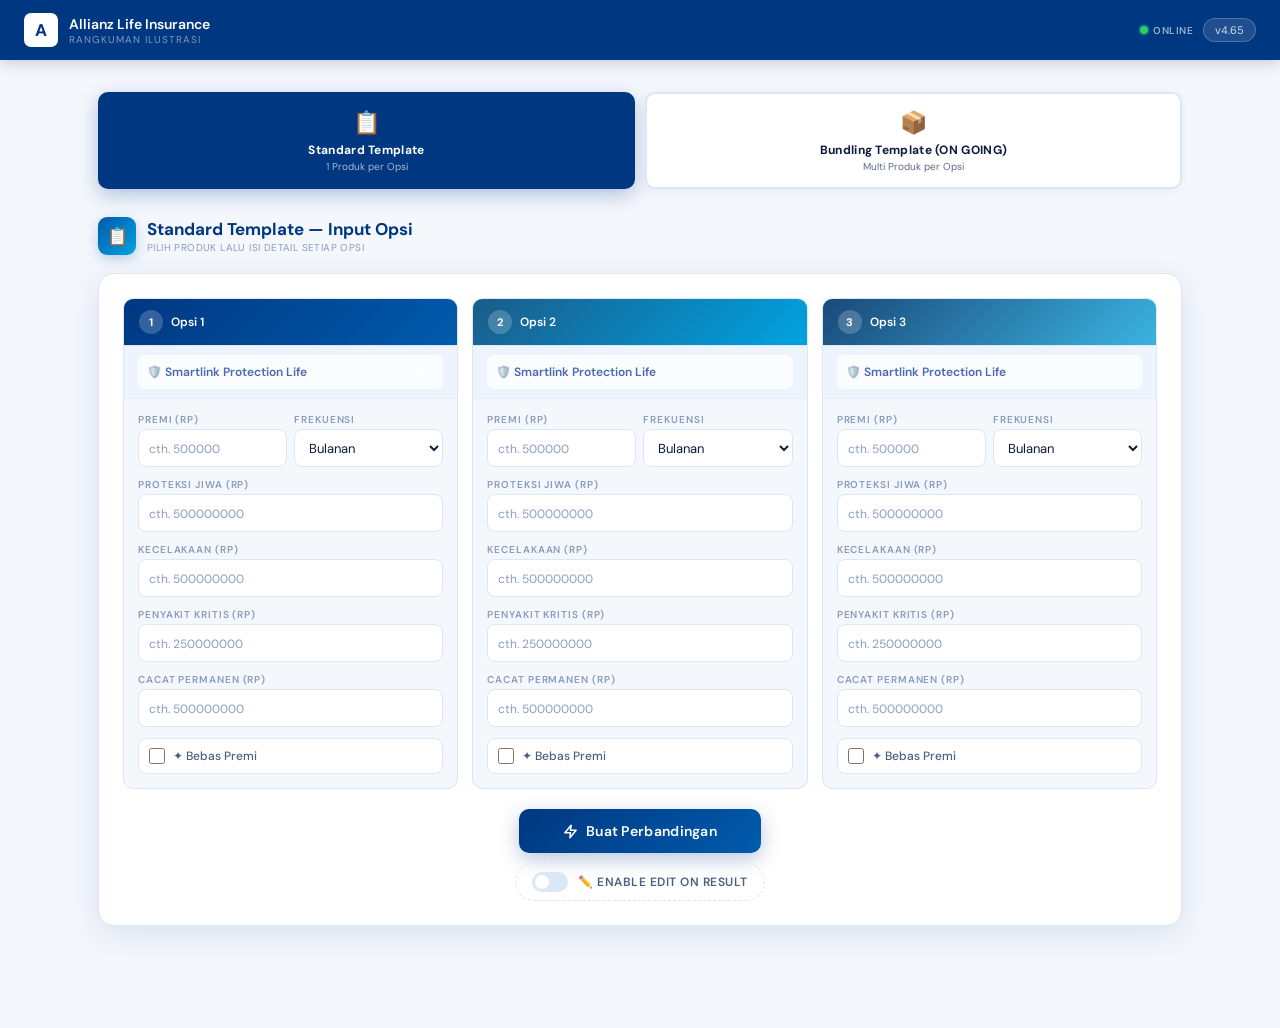
<file: index.html>
<!DOCTYPE html>
<html lang="id">

<head>
  <meta charset="UTF-8" />
  <meta name="viewport" content="width=device-width, initial-scale=1.0" />
  <meta name="apple-mobile-web-app-capable" content="yes" />
  <meta name="apple-mobile-web-app-status-bar-style" content="black-translucent" />
  <meta name="apple-mobile-web-app-title" content="Venterprise APP" />
  <meta name="theme-color" content="#003781" />
  <meta http-equiv="Cache-Control" content="no-cache, no-store, must-revalidate" />
  <meta http-equiv="Pragma" content="no-cache" />
  <meta http-equiv="Expires" content="0" />

  <!-- PWA -->
  <link rel="manifest" href="./manifest.json" />
  <link rel="apple-touch-icon" sizes="1024x1024" href="./icon-1024x1024.png" />

  <title>Proposal Tool</title>
  <link rel="stylesheet" href="style.css?v=4.65" />
</head>

<body>

  <!-- ═══ TOP BAR ═══ -->
  <nav class="topbar">
    <div class="tl">
      <div class="lbox">A</div>
      <div>
        <div class="ttl">Allianz Life Insurance</div>
        <div class="tsub">Rangkuman Ilustrasi</div>
      </div>
    </div>

    <div class="topbar-right">
      <!-- Online / Offline dot — sits next to patch badge -->
      <div class="net-status" title="Status koneksi">
        <span class="net-dot online" id="net-dot"></span>
        <span class="net-lbl" id="net-lbl">Online</span>
      </div>

      <div class="tbadge" id="version-badge" onclick="checkUpdate()">
        Memuat versi...
      </div>
    </div>
  </nav>

  <div class="page">

    <!-- ═══ TEMPLATE TABS ═══ -->
    <div class="prod-tabs">
      <div class="ptab active" onclick="switchTemplate('std',this)">
        <div class="ptab-ico">📋</div>
        <div class="ptab-lbl">Standard Template</div>
        <div class="ptab-sub">1 Produk per Opsi</div>
      </div>
      <div class="ptab" onclick="switchTemplate('bun',this)">
        <div class="ptab-ico">📦</div>
        <div class="ptab-lbl">Bundling Template (ON GOING)</div>
        <div class="ptab-sub">Multi Produk per Opsi</div>
      </div>
    </div>

    <!-- ══════════════════════════════════════════ -->
    <!-- PANEL: STANDARD TEMPLATE                   -->
    <!-- ══════════════════════════════════════════ -->
    <div class="prod-panel active" id="panel-std">
      <div class="input-section">
        <div class="sec-hd">
          <div class="sec-ico">📋</div>
          <div class="sec-lbl">Standard Template — Input Opsi
            <small>PILIH PRODUK LALU ISI DETAIL SETIAP OPSI</small>
          </div>
        </div>
        <div class="card">
          <div class="opts-grid" id="std-opts-grid"></div>

          <!-- Template for standard option (cloned via JS) -->
          <template id="std-opt-template">
            <div class="opt-col">
              <div class="opt-hd">
                <div class="opt-num"></div>
                <div class="opt-title"></div>
              </div>
              <div class="prod-sel-wrap">
                <select class="prod-sel"></select>
              </div>
              <div class="opt-fields"></div>
            </div>
          </template>
          <div class="btn-row">
            <button class="btn-gen" onclick="generateStd()">
              <svg width="15" height="15" viewBox="0 0 24 24" fill="none" stroke="currentColor" stroke-width="2.5"
                stroke-linecap="round" stroke-linejoin="round">
                <polyline points="13 2 3 14 12 14 11 22 21 10 12 10 13 2"></polyline>
              </svg>
              Buat Perbandingan
            </button>
          </div>
          <div class="edit-toggle-row">
            <label class="edit-toggle-label" id="std-edit-toggle-wrap">
              <input type="checkbox" id="std-edit-toggle" onchange="toggleResultEditable('std', this.checked)"/>
              <span class="edit-toggle-track"><span class="edit-toggle-thumb"></span></span>
              <span class="edit-toggle-txt">✏️ ENABLE EDIT ON RESULT</span>
            </label>
          </div>
        </div>
      </div>

      <div class="divider" id="std-divider"></div>
      <div class="result-area" id="std-result">
        <div class="sec-hd fade">
          <div class="sec-ico">📊</div>
          <div class="sec-lbl">Hasil Perbandingan<small>SIAP SCREENSHOT ATAU CETAK</small></div>
        </div>
        <div class="res-card fade d1">
          <div class="res-hd">
            <div class="res-logo-row">
              <div class="res-logo-box">A</div>
              <div class="res-logo-txt">Allianz — Proposal Perbandingan</div>
            </div>
            <div class="res-title" id="std-res-title">Perbandingan Proteksi</div>
            <div class="res-sub" id="std-res-sub">—</div>
          </div>
          <div class="vpills fade d2" id="std-vpills"></div>
          <div class="tbl-wrap fade d3">
            <table class="ctbl">
              <thead>
                <tr id="std-thead">
                  <th>Manfaat</th>
                  <th>Opsi 1</th>
                  <th>Opsi 2</th>
                  <th>Opsi 3</th>
                </tr>
              </thead>
              <tbody id="std-tbody"></tbody>
            </table>
          </div>
          <div class="res-ft">
            <div class="ft-disc">Perbandingan ini disiapkan oleh agen Allianz Anda. Detail manfaat mengacu pada
              kontrak polis yang berlaku.</div>
            <div class="ft-date" id="std-ft-date">—</div>
          </div>
        </div>
        <div class="act-btns">
          <button class="btn-act btn-reset" onclick="resetResult('std')">↩ Edit</button>
          <button class="btn-act btn-print" onclick="window.print()">🖨️ Cetak</button>
          <button class="btn-act btn-pdf" onclick="unduhPDF('Standard')">📄 Unduh PDF</button>
        </div>
      </div>
    </div>

    <div class="prod-panel" id="panel-bunSOON">ON-GOING</div>

    <!-- ══════════════════════════════════════════ -->
    <!-- PANEL: BUNDLING TEMPLATE                   -->
    <!-- ══════════════════════════════════════════ -->
    <div class="prod-panel" id="panel-bun">
      <div class="input-section">
        <div class="sec-hd">
          <div class="sec-ico">📦</div>
          <div class="sec-lbl">Bundling Template — Input Opsi
            <small>TIAP OPSI BISA GABUNG LEBIH DARI 1 PRODUK</small>
          </div>
        </div>
        <div class="card">
          <div class="opts-grid" id="bun-grid"></div>
          <div class="btn-row">
            <button class="btn-gen" onclick="generateBun()">
              <svg width="15" height="15" viewBox="0 0 24 24" fill="none" stroke="currentColor" stroke-width="2.5"
                stroke-linecap="round" stroke-linejoin="round">
                <polyline points="13 2 3 14 12 14 11 22 21 10 12 10 13 2"></polyline>
              </svg>
              Buat Perbandingan
            </button>
          </div>
        </div>
      </div>

      <div class="divider" id="bun-divider"></div>
      <div class="result-area" id="bun-result">
        <div class="sec-hd fade">
          <div class="sec-ico">📊</div>
          <div class="sec-lbl">Hasil Bundling<small>SIAP SCREENSHOT ATAU CETAK</small></div>
        </div>
        <div class="res-card fade d1">
          <div class="res-hd" style="background:linear-gradient(135deg,#1a2a4a 0%,#003781 55%,#C9A84C 100%)">
            <div class="res-logo-row">
              <div class="res-logo-box">A</div>
              <div class="res-logo-txt">Allianz — Paket Bundling</div>
            </div>
            <div class="res-title">Perbandingan Paket<br>Proteksi Kombinasi</div>
            <div class="res-sub" id="bun-res-sub">—</div>
          </div>
          <div class="vpills fade d2">
            <div class="vpill">
              <div class="vpill-ico">📦</div>
              <div>
                <div class="vpill-lbl">Perlindungan Lengkap</div>
                <div class="vpill-txt">Multi produk dalam 1 paket, semua risiko hidup tertanggung.</div>
              </div>
            </div>
            <div class="vpill">
              <div class="vpill-ico">💡</div>
              <div>
                <div class="vpill-lbl">Nilai Lebih Efisien</div>
                <div class="vpill-txt">Bundling memberikan manfaat lebih dengan investasi yang terencana.</div>
              </div>
            </div>
            <div class="vpill">
              <div class="vpill-ico">🤝</div>
              <div>
                <div class="vpill-lbl">Fleksibel</div>
                <div class="vpill-txt">Pilih kombinasi sesuai kebutuhan dan kemampuan finansial.</div>
              </div>
            </div>
          </div>
          <div class="tbl-wrap fade d3">
            <label class="merge-bar">
              <input type="checkbox" id="bun-merge" onchange="rerenderBunTable()" />
              <span class="merge-bar-lbl">⚡ Enable Merge — Gabungkan manfaat sejenis antar produk dalam 1 opsi</span>
              <span class="merge-bar-sub">Nonaktif = pisah baris per produk</span>
            </label>
            <table class="ctbl">
              <thead>
                <tr id="bun-thead">
                  <th>Manfaat</th>
                </tr>
              </thead>
              <tbody id="bun-tbody"></tbody>
            </table>
          </div>
          <div class="res-ft">
            <div class="ft-disc">Perbandingan ini disiapkan oleh agen Allianz Anda. Detail manfaat mengacu pada
              kontrak polis yang berlaku.</div>
            <div class="ft-date" id="bun-ft-date">—</div>
          </div>
        </div>
        <div class="act-btns">
          <button class="btn-act btn-reset" onclick="resetResult('bun')">↩ Edit</button>
          <button class="btn-act btn-print" onclick="window.print()">🖨️ Cetak</button>
          <button class="btn-act btn-pdf" onclick="unduhPDF('Bundling')">📄 Unduh PDF</button>
        </div>
      </div>
    </div>

  </div><!-- /page -->

  <!-- ═══ SCRIPTS (load order matters) ═══ -->
  <script src="./js/utils.js?v=4.65"></script>
  <script src="./js/ui.js?v=4.65"></script>
  <script src="./js/fields.js?v=4.65"></script>
  <script src="./js/data.js?v=4.65"></script>
  <script src="./js/template-std.js"></script>
  <script src="./js/template-bun.js"></script>
  <script src="./js/pwa.js"></script>
  <script src="./js/app.js"></script>

</body>

</html>
</file>
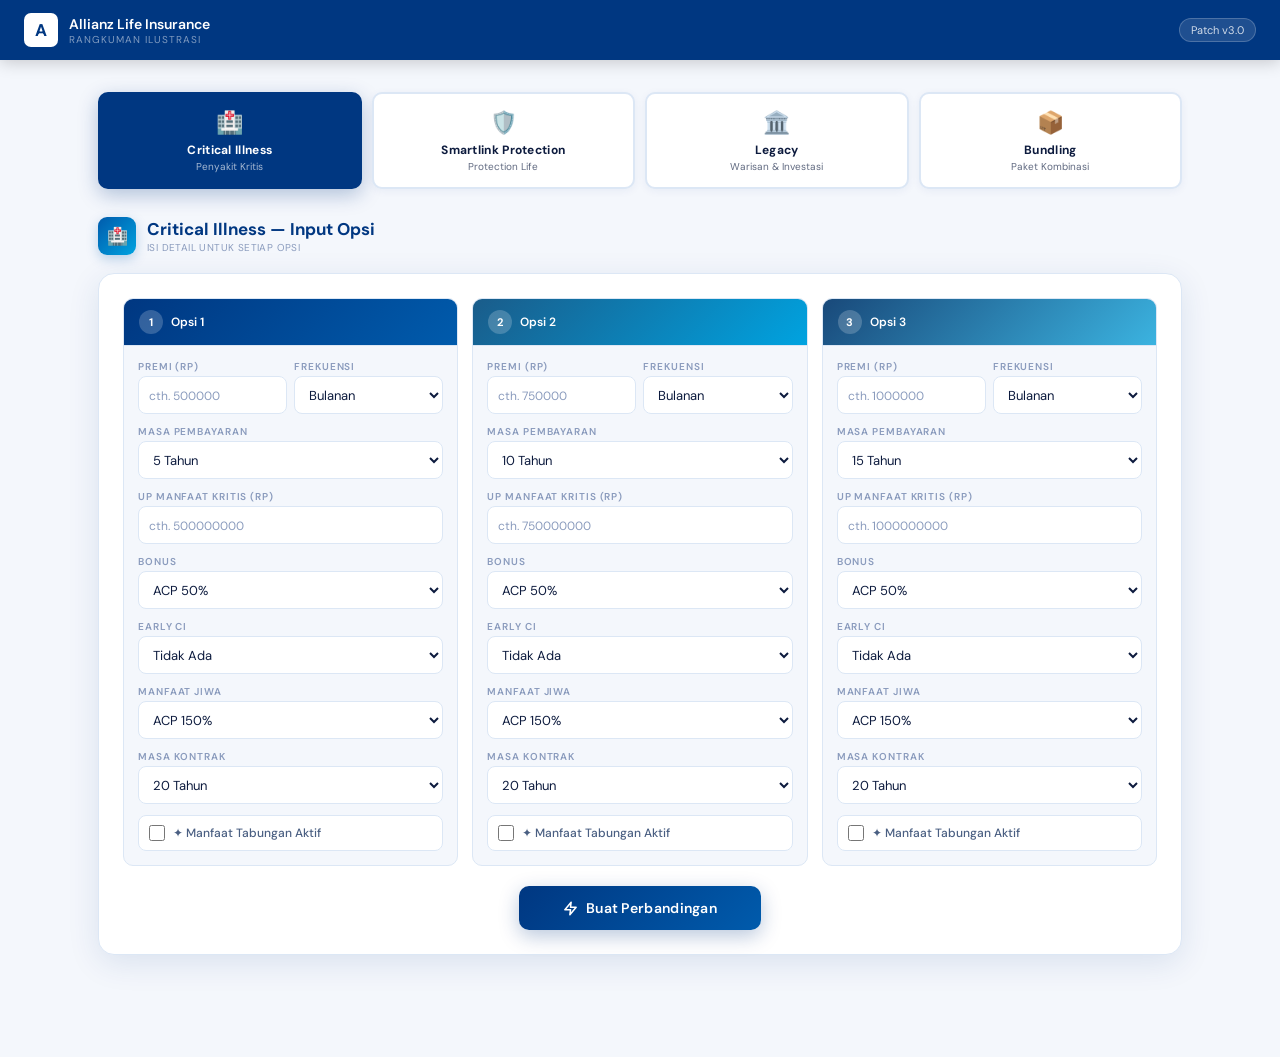
<file: comparison-tab.html>
<!DOCTYPE html>
<html lang="id">
<head>
<meta charset="UTF-8"/>
<link rel="apple-touch-icon" sizes="1024x1024" href="./icon-1024x1024.png">
<link rel="manifest" href="./manifest.json">
<meta name="viewport" content="width=device-width, initial-scale=1.0"/>
<meta name="apple-mobile-web-app-capable" content="yes"/>
<meta name="apple-mobile-web-app-status-bar-style" content="black-translucent"/>
<meta name="apple-mobile-web-app-title" content="Illustration Template VAPP"/>
<title>Proposal Tool</title>
<style>
@import url('https://fonts.googleapis.com/css2?family=DM+Sans:wght@300;400;500;600;700&display=swap');
:root{
  --blue:#003781;--blue-mid:#005BAC;--accent:#00A3E0;--blue-sky:#E8F1FB;
  --green:#1A9E6B;--green-bg:#DCFAED;--red:#D0021B;
  --gold:#C9A84C;--gold-bg:#FDF6E3;
  --bg:#F4F7FC;--card:#fff;--border:#DCE7F5;
  --text:#0D1B3E;--text2:#4A5F82;--text3:#8A9BBD;
  --sh:0 8px 32px rgba(0,55,129,.11);--sh-lg:0 20px 60px rgba(0,55,129,.15);
  --r:16px;--rsm:10px;
}
*,*::before,*::after{box-sizing:border-box;margin:0;padding:0}
body{font-family:'DM Sans',sans-serif;background:var(--bg);color:var(--text);min-height:100vh}

/* ── TOPBAR ── */
.topbar{background:var(--blue);height:60px;display:flex;align-items:center;justify-content:space-between;padding:0 24px;position:sticky;top:0;z-index:200;box-shadow:0 2px 16px rgba(0,0,0,.2)}
.tl{display:flex;align-items:center;gap:11px}
.lbox{width:34px;height:34px;background:#fff;border-radius:7px;display:flex;align-items:center;justify-content:center;font-size:17px;font-weight:700;color:var(--blue)}
.ttl{font-size:14px;font-weight:600;color:#fff}
.tsub{font-size:10px;color:rgba(255,255,255,.5);letter-spacing:1px;text-transform:uppercase}
.tbadge{background:rgba(255,255,255,.12);border:1px solid rgba(255,255,255,.2);color:rgba(255,255,255,.8);font-size:11px;padding:4px 11px;border-radius:20px}

/* ── PAGE ── */
.page{max-width:1120px;margin:0 auto;padding:32px 18px 80px}

/* ── PRODUCT TABS ── */
.prod-tabs{display:flex;gap:10px;margin-bottom:28px;flex-wrap:wrap}
.ptab{flex:1;min-width:120px;padding:14px 10px;border:2px solid var(--border);border-radius:var(--rsm);background:#fff;cursor:pointer;text-align:center;transition:all .18s;box-shadow:0 2px 8px rgba(0,55,129,.06)}
.ptab:hover{border-color:var(--blue-mid);transform:translateY(-1px)}
.ptab.active{border-color:var(--blue);background:var(--blue);color:#fff;box-shadow:0 6px 20px rgba(0,55,129,.28)}
.ptab-ico{font-size:22px;margin-bottom:5px}
.ptab-lbl{font-size:12px;font-weight:700;letter-spacing:.3px}
.ptab-sub{font-size:10px;opacity:.65;margin-top:2px}

/* ── SECTION HEADER ── */
.sec-hd{display:flex;align-items:center;gap:11px;margin-bottom:18px}
.sec-ico{width:38px;height:38px;border-radius:9px;background:linear-gradient(135deg,var(--blue-mid),var(--accent));display:flex;align-items:center;justify-content:center;font-size:17px;box-shadow:0 4px 12px rgba(0,91,172,.25)}
.sec-lbl{font-size:17px;font-weight:700;color:var(--blue)}
.sec-lbl small{display:block;font-size:10px;font-weight:400;color:var(--text3);letter-spacing:.4px;margin-top:1px}

/* ── CARD ── */
.card{background:#fff;border-radius:var(--r);box-shadow:var(--sh);border:1px solid var(--border);padding:24px;margin-bottom:22px}

/* ── OPTS GRID ── */
.opts-grid{display:grid;grid-template-columns:repeat(3,1fr);gap:14px}
.opt-col{background:var(--bg);border-radius:var(--rsm);border:1.5px solid var(--border);overflow:hidden;transition:border-color .18s,box-shadow .18s}
.opt-col:hover{border-color:var(--blue-mid);box-shadow:0 2px 10px rgba(0,55,129,.1)}
.opt-hd{padding:11px 15px;display:flex;align-items:center;gap:8px;border-bottom:1px solid var(--border)}
.opt-hd.c1{background:linear-gradient(135deg,var(--blue),var(--blue-mid))}
.opt-hd.c2{background:linear-gradient(135deg,#1a5c8a,var(--accent))}
.opt-hd.c3{background:linear-gradient(135deg,#19497a,#3bb3e0)}
.opt-num{width:24px;height:24px;border-radius:50%;background:rgba(255,255,255,.2);display:flex;align-items:center;justify-content:center;font-size:11px;font-weight:700;color:#fff}
.opt-title{font-size:12px;font-weight:600;color:#fff}
.opt-fields{padding:14px;display:flex;flex-direction:column;gap:11px}

/* ── FIELD ── */
.fld label{display:block;font-size:10px;font-weight:600;letter-spacing:.9px;text-transform:uppercase;color:var(--text3);margin-bottom:3px}
.fld input,.fld select{width:100%;height:38px;border:1.5px solid var(--border);border-radius:8px;padding:0 10px;font-family:'DM Sans',sans-serif;font-size:13px;color:var(--text);background:#fff;outline:none;transition:border-color .16s,box-shadow .16s}
.fld input:focus,.fld select:focus{border-color:var(--blue-mid);box-shadow:0 0 0 3px rgba(0,91,172,.08)}
.fld input::placeholder{color:var(--text3);font-size:12px}
.fld-row{display:grid;grid-template-columns:1fr 1fr;gap:7px}

/* ── CHECKBOX FIELD ── */
.chk-fld{display:flex;align-items:center;gap:8px;cursor:pointer;padding:9px 10px;border:1.5px solid var(--border);border-radius:8px;background:#fff;transition:border-color .16s,background .16s}
.chk-fld:hover{border-color:var(--blue-mid)}
.chk-fld.checked{border-color:var(--green);background:var(--green-bg)}
.chk-fld input[type=checkbox]{width:16px;height:16px;accent-color:var(--green);cursor:pointer;flex-shrink:0}
.chk-fld span{font-size:12px;font-weight:500;color:var(--text2)}

/* ── BTN ── */
.btn-row{display:flex;justify-content:center;margin-top:20px}
.btn-gen{background:linear-gradient(135deg,var(--blue),var(--blue-mid));color:#fff;border:none;border-radius:var(--rsm);padding:13px 44px;font-family:'DM Sans',sans-serif;font-size:14px;font-weight:600;cursor:pointer;letter-spacing:.3px;display:flex;align-items:center;gap:8px;box-shadow:0 6px 20px rgba(0,55,129,.28);transition:transform .14s,box-shadow .14s}
.btn-gen:hover{transform:translateY(-2px);box-shadow:0 10px 28px rgba(0,55,129,.36)}

/* ── PANEL VISIBILITY ── */
.prod-panel{display:none}
.prod-panel.active{display:block}

/* ── DIVIDER ── */
.divider{height:2px;background:linear-gradient(to right,transparent,var(--border),transparent);margin:32px 0;display:none}

/* ── RESULT ── */
.result-area{display:none}
.result-area.on{display:block}
.res-card{background:#fff;border-radius:20px;box-shadow:var(--sh-lg);border:1px solid var(--border);overflow:hidden}

/* Result header */
.res-hd{background:linear-gradient(135deg,var(--blue) 0%,var(--blue-mid) 60%,var(--accent) 100%);padding:28px 32px;position:relative;overflow:hidden}
.res-hd::before{content:'';position:absolute;top:-40px;right:-40px;width:160px;height:160px;border-radius:50%;background:rgba(255,255,255,.05)}
.res-logo-row{display:flex;align-items:center;gap:9px;margin-bottom:10px}
.res-logo-box{width:30px;height:30px;background:#fff;border-radius:6px;display:flex;align-items:center;justify-content:center;font-size:15px;font-weight:700;color:var(--blue)}
.res-logo-txt{font-size:10px;letter-spacing:2px;text-transform:uppercase;color:rgba(255,255,255,.6)}
.res-title{font-size:22px;font-weight:700;color:#fff;line-height:1.25;margin-bottom:4px}
.res-sub{font-size:12px;color:rgba(255,255,255,.5)}

/* Value pills */
.vpills{display:flex;gap:10px;padding:18px 32px;background:var(--blue-sky);border-bottom:1px solid var(--border);flex-wrap:wrap}
.vpill{display:flex;align-items:flex-start;gap:9px;background:#fff;border-radius:var(--rsm);padding:11px 14px;border:1.5px solid var(--border);box-shadow:0 2px 6px rgba(0,55,129,.06);flex:1;min-width:180px}
.vpill-ico{font-size:18px;margin-top:1px;flex-shrink:0}
.vpill-lbl{font-size:10px;font-weight:700;letter-spacing:.9px;text-transform:uppercase;color:var(--text3);margin-bottom:2px}
.vpill-txt{font-size:12px;font-weight:500;color:var(--text2);line-height:1.4}

/* Table */
.tbl-wrap{padding:24px 32px;overflow-x:auto}
.ctbl{width:100%;border-collapse:separate;border-spacing:0}
.ctbl thead tr{background:var(--blue)}
.ctbl thead th{padding:13px 16px;text-align:left;color:#fff;font-size:12px;font-weight:600;letter-spacing:.3px}
.ctbl thead th:first-child{border-radius:var(--rsm) 0 0 0}
.ctbl thead th:last-child{border-radius:0 var(--rsm) 0 0}
.ctbl thead th:nth-child(2){background:var(--blue-mid)}
.ctbl thead th:nth-child(3){background:#1a6ba0}
.ctbl thead th:nth-child(4){background:#1e7fbd}
.ctbl tbody tr:nth-child(even) td{background:#F8FAFD}
.ctbl tbody tr:nth-child(odd) td{background:#fff}
.ctbl tbody tr:hover td{background:var(--blue-sky);transition:background .1s}
.ctbl td{padding:13px 16px;border-bottom:1px solid var(--border);vertical-align:top}
.ctbl tbody tr:last-child td{border-bottom:none}
.row-lbl{display:flex;align-items:center;gap:6px;font-size:12px;font-weight:600;color:var(--text2);white-space:nowrap}
.cv{font-size:14px;font-weight:700;color:var(--text)}
.csub{font-size:11px;color:var(--text2);margin-top:3px;line-height:1.4}
.cnote{font-size:10px;color:var(--text3);margin-top:3px;font-style:italic}
.w-yes{display:inline-flex;align-items:center;gap:4px;color:var(--green);font-size:13px;font-weight:700}
.w-no{display:inline-flex;align-items:center;gap:4px;color:var(--red);font-size:13px;font-weight:700}

/* Daily row */
.daily-row td{background:linear-gradient(135deg,var(--blue-sky),#ddeeff)!important;border-top:2px solid var(--blue-mid)!important}
.daily-lbl{font-size:11px;font-weight:700;color:var(--blue);letter-spacing:.5px;text-transform:uppercase}
.daily-val{font-size:16px;font-weight:700;color:var(--blue-mid)}
.daily-sub{font-size:10px;color:var(--text3)}

/* Footer */
.res-ft{background:var(--blue);padding:16px 32px;display:flex;align-items:center;justify-content:space-between;flex-wrap:wrap;gap:6px}
.ft-disc{font-size:10px;color:rgba(255,255,255,.38);max-width:460px;line-height:1.5}
.ft-date{font-size:10px;color:rgba(255,255,255,.45)}

/* Action btns */
.act-btns{display:flex;gap:10px;justify-content:center;margin-top:20px;flex-wrap:wrap}
.btn-act{display:flex;align-items:center;gap:6px;border:none;border-radius:var(--rsm);padding:11px 22px;font-family:'DM Sans',sans-serif;font-size:13px;font-weight:600;cursor:pointer;transition:transform .13s}
.btn-act:hover{transform:translateY(-2px)}
.btn-print{background:#fff;color:var(--blue);border:2px solid var(--blue);box-shadow:0 2px 8px rgba(0,55,129,.1)}
.btn-pdf{background:linear-gradient(135deg,var(--blue),var(--accent));color:#fff;box-shadow:0 4px 14px rgba(0,55,129,.26)}
.btn-reset{background:#fff;color:var(--text2);border:2px solid var(--border)}

/* Anim */
@keyframes fadeUp{from{opacity:0;transform:translateY(16px)}to{opacity:1;transform:none}}
.fade{animation:fadeUp .38s ease both}
.d1{animation-delay:.07s}.d2{animation-delay:.14s}.d3{animation-delay:.2s}

/* Print */
@media print{
  body{background:#fff}
  .topbar,.prod-tabs,.input-section,.divider,.act-btns{display:none!important}
  .result-area{display:block!important}
  .page{padding:0;max-width:100%}
  .res-card{box-shadow:none;border:none}
  .res-hd,.ctbl thead,.vpills,.res-ft,.daily-row td{-webkit-print-color-adjust:exact;print-color-adjust:exact}
}

/* Responsive */
@media(max-width:860px){
  .opts-grid{grid-template-columns:1fr}
  .prod-tabs{gap:7px}
  .ptab{min-width:calc(50% - 4px)}
  .tbl-wrap{padding:14px}
  .vpills{padding:13px}
  .res-hd{padding:20px 16px}
  .res-ft{padding:13px 16px}
  .topbar{padding:0 13px}
  .tbadge{display:none}
}
</style>
</head>
<body>

<nav class="topbar">
  <div class="tl">
    <div class="lbox">A</div>
    <div>
      <div class="ttl">Allianz Life Insurance</div>
      <div class="tsub">Rangkuman Ilustrasi</div>
    </div>
  </div>
  <div class="tbadge">Patch v3.0</div>
</nav>

<div class="page">

  <!-- ═══ PRODUCT TABS ═══ -->
  <div class="prod-tabs">
    <div class="ptab active" onclick="switchTab('ci')">
      <div class="ptab-ico">🏥</div>
      <div class="ptab-lbl">Critical Illness</div>
      <div class="ptab-sub">Penyakit Kritis</div>
    </div>
    <div class="ptab" onclick="switchTab('spl')">
      <div class="ptab-ico">🛡️</div>
      <div class="ptab-lbl">Smartlink Protection</div>
      <div class="ptab-sub">Protection Life</div>
    </div>
    <div class="ptab" onclick="switchTab('legacy')">
      <div class="ptab-ico">🏛️</div>
      <div class="ptab-lbl">Legacy</div>
      <div class="ptab-sub">Warisan & Investasi</div>
    </div>
    <div class="ptab" onclick="switchTab('bundling')">
      <div class="ptab-ico">📦</div>
      <div class="ptab-lbl">Bundling</div>
      <div class="ptab-sub">Paket Kombinasi</div>
    </div>
  </div>

  <!-- ══════════════════════════════════════════════ -->
  <!-- PANEL 1: CRITICAL ILLNESS                      -->
  <!-- ══════════════════════════════════════════════ -->
  <div class="prod-panel active" id="panel-ci">
    <div class="input-section">
      <div class="sec-hd">
        <div class="sec-ico">🏥</div>
        <div class="sec-lbl">Critical Illness — Input Opsi<small>ISI DETAIL UNTUK SETIAP OPSI</small></div>
      </div>
      <div class="card">
        <div class="opts-grid">

          <!-- CI OPT 1 -->
          <div class="opt-col">
            <div class="opt-hd c1"><div class="opt-num">1</div><div class="opt-title">Opsi 1</div></div>
            <div class="opt-fields">
              <div class="fld-row">
                <div class="fld"><label>Premi (Rp)</label><input type="number" id="ci-p1" placeholder="cth. 500000" min="0"/></div>
                <div class="fld"><label>Frekuensi</label>
                  <select id="ci-f1">
                    <option value="12">Bulanan</option>
                    <option value="4">Kuartalan</option>
                    <option value="2">Semesteran</option>
                    <option value="1">Tahunan</option>
                  </select>
                </div>
              </div>
              <div class="fld"><label>Masa Pembayaran</label>
                <select id="ci-mp1">
                  <option value="5">5 Tahun</option>
                  <option value="10">10 Tahun</option>
                  <option value="15">15 Tahun</option>
                </select>
              </div>
              <div class="fld"><label>UP Manfaat Kritis (Rp)</label><input type="number" id="ci-up1" placeholder="cth. 500000000" min="0"/></div>
              <div class="fld"><label>Bonus</label>
                <select id="ci-bonus1">
                  <option value="acp">ACP 50%</option>
                  <option value="hasanah">Hasanah Booster</option>
                </select>
              </div>
              <div class="fld"><label>Early CI</label>
                <select id="ci-early1">
                  <option value="0">Tidak Ada</option>
                  <option value="25">Early CI 25%</option>
                  <option value="50">Early CI 50%</option>
                </select>
              </div>
              <div class="fld"><label>Manfaat Jiwa</label>
                <select id="ci-jiwa1">
                  <option value="acp150">ACP 150%</option>
                  <option value="hasanah">Hasanah</option>
                </select>
              </div>
              <div class="fld"><label>Masa Kontrak</label>
                <select id="ci-mk1">
                  <option value="20">20 Tahun</option>
                  <option value="30">30 Tahun</option>
                </select>
              </div>
              <label class="chk-fld" id="chk-ci-tab1" onclick="toggleChk(this)">
                <input type="checkbox" id="ci-tab1"/>
                <span>✦ Manfaat Tabungan Aktif</span>
              </label>
            </div>
          </div>

          <!-- CI OPT 2 -->
          <div class="opt-col">
            <div class="opt-hd c2"><div class="opt-num">2</div><div class="opt-title">Opsi 2</div></div>
            <div class="opt-fields">
              <div class="fld-row">
                <div class="fld"><label>Premi (Rp)</label><input type="number" id="ci-p2" placeholder="cth. 750000" min="0"/></div>
                <div class="fld"><label>Frekuensi</label>
                  <select id="ci-f2">
                    <option value="12">Bulanan</option>
                    <option value="4">Kuartalan</option>
                    <option value="2">Semesteran</option>
                    <option value="1">Tahunan</option>
                  </select>
                </div>
              </div>
              <div class="fld"><label>Masa Pembayaran</label>
                <select id="ci-mp2">
                  <option value="5">5 Tahun</option>
                  <option value="10" selected>10 Tahun</option>
                  <option value="15">15 Tahun</option>
                </select>
              </div>
              <div class="fld"><label>UP Manfaat Kritis (Rp)</label><input type="number" id="ci-up2" placeholder="cth. 750000000" min="0"/></div>
              <div class="fld"><label>Bonus</label>
                <select id="ci-bonus2">
                  <option value="acp">ACP 50%</option>
                  <option value="hasanah">Hasanah Booster</option>
                </select>
              </div>
              <div class="fld"><label>Early CI</label>
                <select id="ci-early2">
                  <option value="0">Tidak Ada</option>
                  <option value="25">Early CI 25%</option>
                  <option value="50">Early CI 50%</option>
                </select>
              </div>
              <div class="fld"><label>Manfaat Jiwa</label>
                <select id="ci-jiwa2">
                  <option value="acp150">ACP 150%</option>
                  <option value="hasanah">Hasanah</option>
                </select>
              </div>
              <div class="fld"><label>Masa Kontrak</label>
                <select id="ci-mk2">
                  <option value="20">20 Tahun</option>
                  <option value="30">30 Tahun</option>
                </select>
              </div>
              <label class="chk-fld" id="chk-ci-tab2" onclick="toggleChk(this)">
                <input type="checkbox" id="ci-tab2"/>
                <span>✦ Manfaat Tabungan Aktif</span>
              </label>
            </div>
          </div>

          <!-- CI OPT 3 -->
          <div class="opt-col">
            <div class="opt-hd c3"><div class="opt-num">3</div><div class="opt-title">Opsi 3</div></div>
            <div class="opt-fields">
              <div class="fld-row">
                <div class="fld"><label>Premi (Rp)</label><input type="number" id="ci-p3" placeholder="cth. 1000000" min="0"/></div>
                <div class="fld"><label>Frekuensi</label>
                  <select id="ci-f3">
                    <option value="12">Bulanan</option>
                    <option value="4">Kuartalan</option>
                    <option value="2">Semesteran</option>
                    <option value="1">Tahunan</option>
                  </select>
                </div>
              </div>
              <div class="fld"><label>Masa Pembayaran</label>
                <select id="ci-mp3">
                  <option value="5">5 Tahun</option>
                  <option value="10">10 Tahun</option>
                  <option value="15" selected>15 Tahun</option>
                </select>
              </div>
              <div class="fld"><label>UP Manfaat Kritis (Rp)</label><input type="number" id="ci-up3" placeholder="cth. 1000000000" min="0"/></div>
              <div class="fld"><label>Bonus</label>
                <select id="ci-bonus3">
                  <option value="acp">ACP 50%</option>
                  <option value="hasanah">Hasanah Booster</option>
                </select>
              </div>
              <div class="fld"><label>Early CI</label>
                <select id="ci-early3">
                  <option value="0">Tidak Ada</option>
                  <option value="25">Early CI 25%</option>
                  <option value="50">Early CI 50%</option>
                </select>
              </div>
              <div class="fld"><label>Manfaat Jiwa</label>
                <select id="ci-jiwa3">
                  <option value="acp150">ACP 150%</option>
                  <option value="hasanah">Hasanah</option>
                </select>
              </div>
              <div class="fld"><label>Masa Kontrak</label>
                <select id="ci-mk3">
                  <option value="20">20 Tahun</option>
                  <option value="30">30 Tahun</option>
                </select>
              </div>
              <label class="chk-fld" id="chk-ci-tab3" onclick="toggleChk(this)">
                <input type="checkbox" id="ci-tab3"/>
                <span>✦ Manfaat Tabungan Aktif</span>
              </label>
            </div>
          </div>
        </div>
        <div class="btn-row">
          <button class="btn-gen" onclick="generateCI()">
            <svg width="15" height="15" viewBox="0 0 24 24" fill="none" stroke="currentColor" stroke-width="2.5" stroke-linecap="round" stroke-linejoin="round"><polyline points="13 2 3 14 12 14 11 22 21 10 12 10 13 2"></polyline></svg>
            Buat Perbandingan
          </button>
        </div>
      </div>
    </div>

    <div class="divider" id="ci-divider"></div>
    <div class="result-area" id="ci-result">
      <div class="sec-hd fade"><div class="sec-ico">📊</div><div class="sec-lbl">Hasil Perbandingan — Critical Illness<small>SIAP SCREENSHOT ATAU CETAK</small></div></div>
      <div class="res-card fade d1">
        <div class="res-hd">
          <div class="res-logo-row"><div class="res-logo-box">A</div><div class="res-logo-txt">Allianz — Critical Illness Proposal</div></div>
          <div class="res-title">Perbandingan Proteksi<br>Penyakit Kritis</div>
          <div class="res-sub" id="ci-res-sub">—</div>
        </div>
        <div class="vpills fade d2">
          <div class="vpill"><div class="vpill-ico">🏥</div><div><div class="vpill-lbl">77 Jenis Penyakit Kritis</div><div class="vpill-txt">Perlindungan menyeluruh dari diagnosa hingga pengobatan.</div></div></div>
          <div class="vpill"><div class="vpill-ico">💰</div><div><div class="vpill-lbl">Finansial Terjaga</div><div class="vpill-txt">Saat kritis, biaya ditanggung — keluarga tidak ikut terbebani.</div></div></div>
          <div class="vpill"><div class="vpill-ico">🛡️</div><div><div class="vpill-lbl">Perlindungan Jiwa</div><div class="vpill-txt">Keluarga tetap melanjutkan hidup dengan standar yang sama.</div></div></div>
        </div>
        <div class="tbl-wrap fade d3"><table class="ctbl"><thead><tr><th>Manfaat</th><th>Opsi 1</th><th>Opsi 2</th><th>Opsi 3</th></tr></thead><tbody id="ci-tbody"></tbody></table></div>
        <div class="res-ft"><div class="ft-disc">Perbandingan ini disiapkan oleh agen Allianz. Detail manfaat mengacu pada kontrak polis yang berlaku.</div><div class="ft-date" id="ci-ft-date">—</div></div>
      </div>
      <div class="act-btns">
        <button class="btn-act btn-reset" onclick="resetResult('ci')">↩ Edit</button>
        <button class="btn-act btn-print" onclick="window.print()">🖨️ Cetak</button>
        <button class="btn-act btn-pdf" onclick="unduhPDF('Critical Illness')">📄 Unduh PDF</button>
      </div>
    </div>
  </div>

  <!-- ══════════════════════════════════════════════ -->
  <!-- PANEL 2: SMARTLINK PROTECTION LIFE             -->
  <!-- ══════════════════════════════════════════════ -->
  <div class="prod-panel" id="panel-spl">
    <div class="input-section">
      <div class="sec-hd">
        <div class="sec-ico">🛡️</div>
        <div class="sec-lbl">Smartlink Protection Life — Input Opsi<small>ISI DETAIL UNTUK SETIAP OPSI</small></div>
      </div>
      <div class="card">
        <div class="opts-grid">

          <!-- SPL OPT 1 -->
          <div class="opt-col">
            <div class="opt-hd c1"><div class="opt-num">1</div><div class="opt-title">Opsi 1</div></div>
            <div class="opt-fields">
              <div class="fld-row">
                <div class="fld"><label>Premi (Rp)</label><input type="number" id="spl-p1" placeholder="cth. 500000" min="0"/></div>
                <div class="fld"><label>Frekuensi</label>
                  <select id="spl-f1">
                    <option value="12">Bulanan</option>
                    <option value="4">Kuartalan</option>
                    <option value="2">Semesteran</option>
                    <option value="1">Tahunan</option>
                  </select>
                </div>
              </div>
              <div class="fld"><label>Masa Pembayaran</label>
                <select id="spl-mp1">
                  <option value="5">5 Tahun</option>
                  <option value="10">10 Tahun</option>
                  <option value="15">15 Tahun</option>
                </select>
              </div>
              <div class="fld"><label>Proteksi Jiwa (Rp)</label><input type="number" id="spl-j1" placeholder="cth. 500000000" min="0"/></div>
              <div class="fld"><label>Penyakit Kritis (Rp)</label><input type="number" id="spl-k1" placeholder="cth. 250000000" min="0"/></div>
              <div class="fld"><label>Kecelakaan (Rp)</label><input type="number" id="spl-a1" placeholder="opsional" min="0"/></div>
              <label class="chk-fld" id="chk-spl-bp1" onclick="toggleChk(this)">
                <input type="checkbox" id="spl-bp1"/>
                <span>✦ Bebas Premi Aktif</span>
              </label>
            </div>
          </div>

          <!-- SPL OPT 2 -->
          <div class="opt-col">
            <div class="opt-hd c2"><div class="opt-num">2</div><div class="opt-title">Opsi 2</div></div>
            <div class="opt-fields">
              <div class="fld-row">
                <div class="fld"><label>Premi (Rp)</label><input type="number" id="spl-p2" placeholder="cth. 750000" min="0"/></div>
                <div class="fld"><label>Frekuensi</label>
                  <select id="spl-f2">
                    <option value="12">Bulanan</option>
                    <option value="4">Kuartalan</option>
                    <option value="2">Semesteran</option>
                    <option value="1">Tahunan</option>
                  </select>
                </div>
              </div>
              <div class="fld"><label>Masa Pembayaran</label>
                <select id="spl-mp2">
                  <option value="5">5 Tahun</option>
                  <option value="10" selected>10 Tahun</option>
                  <option value="15">15 Tahun</option>
                </select>
              </div>
              <div class="fld"><label>Proteksi Jiwa (Rp)</label><input type="number" id="spl-j2" placeholder="cth. 750000000" min="0"/></div>
              <div class="fld"><label>Penyakit Kritis (Rp)</label><input type="number" id="spl-k2" placeholder="cth. 400000000" min="0"/></div>
              <div class="fld"><label>Kecelakaan (Rp)</label><input type="number" id="spl-a2" placeholder="opsional" min="0"/></div>
              <label class="chk-fld" id="chk-spl-bp2" onclick="toggleChk(this)">
                <input type="checkbox" id="spl-bp2"/>
                <span>✦ Bebas Premi Aktif</span>
              </label>
            </div>
          </div>

          <!-- SPL OPT 3 -->
          <div class="opt-col">
            <div class="opt-hd c3"><div class="opt-num">3</div><div class="opt-title">Opsi 3</div></div>
            <div class="opt-fields">
              <div class="fld-row">
                <div class="fld"><label>Premi (Rp)</label><input type="number" id="spl-p3" placeholder="cth. 1000000" min="0"/></div>
                <div class="fld"><label>Frekuensi</label>
                  <select id="spl-f3">
                    <option value="12">Bulanan</option>
                    <option value="4">Kuartalan</option>
                    <option value="2">Semesteran</option>
                    <option value="1">Tahunan</option>
                  </select>
                </div>
              </div>
              <div class="fld"><label>Masa Pembayaran</label>
                <select id="spl-mp3">
                  <option value="5">5 Tahun</option>
                  <option value="10">10 Tahun</option>
                  <option value="15" selected>15 Tahun</option>
                </select>
              </div>
              <div class="fld"><label>Proteksi Jiwa (Rp)</label><input type="number" id="spl-j3" placeholder="cth. 1000000000" min="0"/></div>
              <div class="fld"><label>Penyakit Kritis (Rp)</label><input type="number" id="spl-k3" placeholder="cth. 600000000" min="0"/></div>
              <div class="fld"><label>Kecelakaan (Rp)</label><input type="number" id="spl-a3" placeholder="opsional" min="0"/></div>
              <label class="chk-fld" id="chk-spl-bp3" onclick="toggleChk(this)">
                <input type="checkbox" id="spl-bp3"/>
                <span>✦ Bebas Premi Aktif</span>
              </label>
            </div>
          </div>
        </div>
        <div class="btn-row">
          <button class="btn-gen" onclick="generateSPL()">
            <svg width="15" height="15" viewBox="0 0 24 24" fill="none" stroke="currentColor" stroke-width="2.5" stroke-linecap="round" stroke-linejoin="round"><polyline points="13 2 3 14 12 14 11 22 21 10 12 10 13 2"></polyline></svg>
            Buat Perbandingan
          </button>
        </div>
      </div>
    </div>
    <div class="divider" id="spl-divider"></div>
    <div class="result-area" id="spl-result">
      <div class="sec-hd fade"><div class="sec-ico">📊</div><div class="sec-lbl">Hasil Perbandingan — Smartlink Protection Life<small>SIAP SCREENSHOT ATAU CETAK</small></div></div>
      <div class="res-card fade d1">
        <div class="res-hd">
          <div class="res-logo-row"><div class="res-logo-box">A</div><div class="res-logo-txt">Allianz — Smartlink Protection Life</div></div>
          <div class="res-title">Perbandingan Proteksi<br>Jiwa & Kesehatan</div>
          <div class="res-sub" id="spl-res-sub">—</div>
        </div>
        <div class="vpills fade d2">
          <div class="vpill"><div class="vpill-ico">🛡️</div><div><div class="vpill-lbl">Proteksi Jiwa</div><div class="vpill-txt">Keluarga tetap melanjutkan hidup tanpa menurunkan standar.</div></div></div>
          <div class="vpill"><div class="vpill-ico">🏥</div><div><div class="vpill-lbl">Penyakit Kritis</div><div class="vpill-txt">Biaya pengobatan tidak membebani keuangan keluarga.</div></div></div>
          <div class="vpill"><div class="vpill-ico">✅</div><div><div class="vpill-lbl">Bebas Premi</div><div class="vpill-txt">Perlindungan tetap aktif meski kondisi keuangan berubah.</div></div></div>
        </div>
        <div class="tbl-wrap fade d3"><table class="ctbl"><thead><tr><th>Manfaat</th><th>Opsi 1</th><th>Opsi 2</th><th>Opsi 3</th></tr></thead><tbody id="spl-tbody"></tbody></table></div>
        <div class="res-ft"><div class="ft-disc">Perbandingan ini disiapkan oleh agen Allianz. Detail manfaat mengacu pada kontrak polis yang berlaku.</div><div class="ft-date" id="spl-ft-date">—</div></div>
      </div>
      <div class="act-btns">
        <button class="btn-act btn-reset" onclick="resetResult('spl')">↩ Edit</button>
        <button class="btn-act btn-print" onclick="window.print()">🖨️ Cetak</button>
        <button class="btn-act btn-pdf" onclick="unduhPDF('Smartlink Protection Life')">📄 Unduh PDF</button>
      </div>
    </div>
  </div>

  <!-- ══════════════════════════════════════════════ -->
  <!-- PANEL 3: LEGACY                                -->
  <!-- ══════════════════════════════════════════════ -->
  <div class="prod-panel" id="panel-legacy">
    <div class="input-section">
      <div class="sec-hd">
        <div class="sec-ico">🏛️</div>
        <div class="sec-lbl">Legacy — Input Opsi<small>WARISAN, INVESTASI & PERLINDUNGAN JANGKA PANJANG</small></div>
      </div>
      <div class="card">
        <div class="opts-grid">

          <!-- LEGACY OPT 1 -->
          <div class="opt-col">
            <div class="opt-hd c1"><div class="opt-num">1</div><div class="opt-title">Opsi 1</div></div>
            <div class="opt-fields">
              <div class="fld-row">
                <div class="fld"><label>Premi (Rp)</label><input type="number" id="leg-p1" placeholder="cth. 1000000" min="0"/></div>
                <div class="fld"><label>Frekuensi</label>
                  <select id="leg-f1">
                    <option value="12">Bulanan</option>
                    <option value="4">Kuartalan</option>
                    <option value="2">Semesteran</option>
                    <option value="1">Tahunan</option>
                  </select>
                </div>
              </div>
              <div class="fld"><label>Masa Pembayaran</label>
                <select id="leg-mp1">
                  <option value="5">5 Tahun</option>
                  <option value="10">10 Tahun</option>
                  <option value="15">15 Tahun</option>
                </select>
              </div>
              <div class="fld"><label>Uang Pertanggungan Jiwa (Rp)</label><input type="number" id="leg-j1" placeholder="cth. 1000000000" min="0"/></div>
              <div class="fld"><label>Target Warisan / Nilai Investasi (Rp)</label><input type="number" id="leg-inv1" placeholder="cth. 2000000000" min="0"/></div>
              <div class="fld"><label>Masa Kontrak</label>
                <select id="leg-mk1">
                  <option value="20">20 Tahun</option>
                  <option value="30">30 Tahun</option>
                  <option value="99">Seumur Hidup</option>
                </select>
              </div>
              <label class="chk-fld" id="chk-leg-ci1" onclick="toggleChk(this)">
                <input type="checkbox" id="leg-ci1"/>
                <span>✦ Rider Penyakit Kritis</span>
              </label>
              <label class="chk-fld" id="chk-leg-bp1" onclick="toggleChk(this)">
                <input type="checkbox" id="leg-bp1"/>
                <span>✦ Bebas Premi</span>
              </label>
            </div>
          </div>

          <!-- LEGACY OPT 2 -->
          <div class="opt-col">
            <div class="opt-hd c2"><div class="opt-num">2</div><div class="opt-title">Opsi 2</div></div>
            <div class="opt-fields">
              <div class="fld-row">
                <div class="fld"><label>Premi (Rp)</label><input type="number" id="leg-p2" placeholder="cth. 2000000" min="0"/></div>
                <div class="fld"><label>Frekuensi</label>
                  <select id="leg-f2">
                    <option value="12">Bulanan</option>
                    <option value="4">Kuartalan</option>
                    <option value="2">Semesteran</option>
                    <option value="1">Tahunan</option>
                  </select>
                </div>
              </div>
              <div class="fld"><label>Masa Pembayaran</label>
                <select id="leg-mp2">
                  <option value="5">5 Tahun</option>
                  <option value="10" selected>10 Tahun</option>
                  <option value="15">15 Tahun</option>
                </select>
              </div>
              <div class="fld"><label>Uang Pertanggungan Jiwa (Rp)</label><input type="number" id="leg-j2" placeholder="cth. 2000000000" min="0"/></div>
              <div class="fld"><label>Target Warisan / Nilai Investasi (Rp)</label><input type="number" id="leg-inv2" placeholder="cth. 4000000000" min="0"/></div>
              <div class="fld"><label>Masa Kontrak</label>
                <select id="leg-mk2">
                  <option value="20">20 Tahun</option>
                  <option value="30">30 Tahun</option>
                  <option value="99">Seumur Hidup</option>
                </select>
              </div>
              <label class="chk-fld" id="chk-leg-ci2" onclick="toggleChk(this)">
                <input type="checkbox" id="leg-ci2"/>
                <span>✦ Rider Penyakit Kritis</span>
              </label>
              <label class="chk-fld" id="chk-leg-bp2" onclick="toggleChk(this)">
                <input type="checkbox" id="leg-bp2"/>
                <span>✦ Bebas Premi</span>
              </label>
            </div>
          </div>

          <!-- LEGACY OPT 3 -->
          <div class="opt-col">
            <div class="opt-hd c3"><div class="opt-num">3</div><div class="opt-title">Opsi 3</div></div>
            <div class="opt-fields">
              <div class="fld-row">
                <div class="fld"><label>Premi (Rp)</label><input type="number" id="leg-p3" placeholder="cth. 3000000" min="0"/></div>
                <div class="fld"><label>Frekuensi</label>
                  <select id="leg-f3">
                    <option value="12">Bulanan</option>
                    <option value="4">Kuartalan</option>
                    <option value="2">Semesteran</option>
                    <option value="1">Tahunan</option>
                  </select>
                </div>
              </div>
              <div class="fld"><label>Masa Pembayaran</label>
                <select id="leg-mp3">
                  <option value="5">5 Tahun</option>
                  <option value="10">10 Tahun</option>
                  <option value="15" selected>15 Tahun</option>
                </select>
              </div>
              <div class="fld"><label>Uang Pertanggungan Jiwa (Rp)</label><input type="number" id="leg-j3" placeholder="cth. 3000000000" min="0"/></div>
              <div class="fld"><label>Target Warisan / Nilai Investasi (Rp)</label><input type="number" id="leg-inv3" placeholder="cth. 6000000000" min="0"/></div>
              <div class="fld"><label>Masa Kontrak</label>
                <select id="leg-mk3">
                  <option value="20">20 Tahun</option>
                  <option value="30">30 Tahun</option>
                  <option value="99">Seumur Hidup</option>
                </select>
              </div>
              <label class="chk-fld" id="chk-leg-ci3" onclick="toggleChk(this)">
                <input type="checkbox" id="leg-ci3"/>
                <span>✦ Rider Penyakit Kritis</span>
              </label>
              <label class="chk-fld" id="chk-leg-bp3" onclick="toggleChk(this)">
                <input type="checkbox" id="leg-bp3"/>
                <span>✦ Bebas Premi</span>
              </label>
            </div>
          </div>
        </div>
        <div class="btn-row">
          <button class="btn-gen" onclick="generateLegacy()">
            <svg width="15" height="15" viewBox="0 0 24 24" fill="none" stroke="currentColor" stroke-width="2.5" stroke-linecap="round" stroke-linejoin="round"><polyline points="13 2 3 14 12 14 11 22 21 10 12 10 13 2"></polyline></svg>
            Buat Perbandingan
          </button>
        </div>
      </div>
    </div>
    <div class="divider" id="legacy-divider"></div>
    <div class="result-area" id="legacy-result">
      <div class="sec-hd fade"><div class="sec-ico">📊</div><div class="sec-lbl">Hasil Perbandingan — Legacy<small>SIAP SCREENSHOT ATAU CETAK</small></div></div>
      <div class="res-card fade d1">
        <div class="res-hd" style="background:linear-gradient(135deg,#1a2a4a 0%,#003781 55%,#C9A84C 100%)">
          <div class="res-logo-row"><div class="res-logo-box">A</div><div class="res-logo-txt">Allianz — Legacy Planning</div></div>
          <div class="res-title">Perbandingan Rencana<br>Warisan & Perlindungan</div>
          <div class="res-sub" id="legacy-res-sub">—</div>
        </div>
        <div class="vpills fade d2">
          <div class="vpill"><div class="vpill-ico">🏛️</div><div><div class="vpill-lbl">Warisan Terencana</div><div class="vpill-txt">Pastikan aset dan nilai hidup Anda diwariskan dengan bermartabat.</div></div></div>
          <div class="vpill"><div class="vpill-ico">📈</div><div><div class="vpill-lbl">Nilai Tumbuh</div><div class="vpill-txt">Premi bekerja sebagai investasi jangka panjang yang terproteksi.</div></div></div>
          <div class="vpill"><div class="vpill-ico">🛡️</div><div><div class="vpill-lbl">Proteksi Jiwa Penuh</div><div class="vpill-txt">Keluarga terlindungi di setiap fase kehidupan.</div></div></div>
        </div>
        <div class="tbl-wrap fade d3"><table class="ctbl"><thead><tr><th>Manfaat</th><th>Opsi 1</th><th>Opsi 2</th><th>Opsi 3</th></tr></thead><tbody id="legacy-tbody"></tbody></table></div>
        <div class="res-ft"><div class="ft-disc">Proyeksi warisan bersifat ilustrasi. Nilai aktual bergantung pada kinerja investasi dan ketentuan polis.</div><div class="ft-date" id="legacy-ft-date">—</div></div>
      </div>
      <div class="act-btns">
        <button class="btn-act btn-reset" onclick="resetResult('legacy')">↩ Edit</button>
        <button class="btn-act btn-print" onclick="window.print()">🖨️ Cetak</button>
        <button class="btn-act btn-pdf" onclick="unduhPDF('Legacy')">📄 Unduh PDF</button>
      </div>
    </div>
  </div>

  <!-- ══════════════════════════════════════════════ -->
  <!-- PANEL 4: BUNDLING                              -->
  <!-- ══════════════════════════════════════════════ -->
  <div class="prod-panel" id="panel-bundling">
    <div class="input-section">
      <div class="sec-hd">
        <div class="sec-ico">📦</div>
        <div class="sec-lbl">Bundling — Input Opsi<small>PAKET KOMBINASI PROTEKSI</small></div>
      </div>
      <div class="card">
        <div class="opts-grid">

          <!-- BUNDLING OPT 1 -->
          <div class="opt-col">
            <div class="opt-hd c1"><div class="opt-num">1</div><div class="opt-title">Opsi 1</div></div>
            <div class="opt-fields">
              <div class="fld-row">
                <div class="fld"><label>Premi (Rp)</label><input type="number" id="bun-p1" placeholder="cth. 800000" min="0"/></div>
                <div class="fld"><label>Frekuensi</label>
                  <select id="bun-f1">
                    <option value="12">Bulanan</option>
                    <option value="4">Kuartalan</option>
                    <option value="2">Semesteran</option>
                    <option value="1">Tahunan</option>
                  </select>
                </div>
              </div>
              <div class="fld"><label>Proteksi Jiwa (Rp)</label><input type="number" id="bun-j1" placeholder="cth. 500000000" min="0"/></div>
              <div class="fld"><label>Penyakit Kritis (Rp)</label><input type="number" id="bun-k1" placeholder="cth. 250000000" min="0"/></div>
              <div class="fld"><label>Nama Paket</label><input type="text" id="bun-nama1" placeholder="cth. Paket Dasar"/></div>
              <label class="chk-fld" id="chk-bun-acc1" onclick="toggleChk(this)">
                <input type="checkbox" id="bun-acc1"/>
                <span>✦ Rider Kecelakaan</span>
              </label>
              <label class="chk-fld" id="chk-bun-bp1" onclick="toggleChk(this)">
                <input type="checkbox" id="bun-bp1"/>
                <span>✦ Bebas Premi</span>
              </label>
              <label class="chk-fld" id="chk-bun-tab1" onclick="toggleChk(this)">
                <input type="checkbox" id="bun-tab1"/>
                <span>✦ Manfaat Tabungan</span>
              </label>
            </div>
          </div>

          <!-- BUNDLING OPT 2 -->
          <div class="opt-col">
            <div class="opt-hd c2"><div class="opt-num">2</div><div class="opt-title">Opsi 2</div></div>
            <div class="opt-fields">
              <div class="fld-row">
                <div class="fld"><label>Premi (Rp)</label><input type="number" id="bun-p2" placeholder="cth. 1200000" min="0"/></div>
                <div class="fld"><label>Frekuensi</label>
                  <select id="bun-f2">
                    <option value="12">Bulanan</option>
                    <option value="4">Kuartalan</option>
                    <option value="2">Semesteran</option>
                    <option value="1">Tahunan</option>
                  </select>
                </div>
              </div>
              <div class="fld"><label>Proteksi Jiwa (Rp)</label><input type="number" id="bun-j2" placeholder="cth. 750000000" min="0"/></div>
              <div class="fld"><label>Penyakit Kritis (Rp)</label><input type="number" id="bun-k2" placeholder="cth. 400000000" min="0"/></div>
              <div class="fld"><label>Nama Paket</label><input type="text" id="bun-nama2" placeholder="cth. Paket Menengah"/></div>
              <label class="chk-fld" id="chk-bun-acc2" onclick="toggleChk(this)">
                <input type="checkbox" id="bun-acc2"/>
                <span>✦ Rider Kecelakaan</span>
              </label>
              <label class="chk-fld" id="chk-bun-bp2" onclick="toggleChk(this)">
                <input type="checkbox" id="bun-bp2"/>
                <span>✦ Bebas Premi</span>
              </label>
              <label class="chk-fld" id="chk-bun-tab2" onclick="toggleChk(this)">
                <input type="checkbox" id="bun-tab2"/>
                <span>✦ Manfaat Tabungan</span>
              </label>
            </div>
          </div>

          <!-- BUNDLING OPT 3 -->
          <div class="opt-col">
            <div class="opt-hd c3"><div class="opt-num">3</div><div class="opt-title">Opsi 3</div></div>
            <div class="opt-fields">
              <div class="fld-row">
                <div class="fld"><label>Premi (Rp)</label><input type="number" id="bun-p3" placeholder="cth. 2000000" min="0"/></div>
                <div class="fld"><label>Frekuensi</label>
                  <select id="bun-f3">
                    <option value="12">Bulanan</option>
                    <option value="4">Kuartalan</option>
                    <option value="2">Semesteran</option>
                    <option value="1">Tahunan</option>
                  </select>
                </div>
              </div>
              <div class="fld"><label>Proteksi Jiwa (Rp)</label><input type="number" id="bun-j3" placeholder="cth. 1000000000" min="0"/></div>
              <div class="fld"><label>Penyakit Kritis (Rp)</label><input type="number" id="bun-k3" placeholder="cth. 600000000" min="0"/></div>
              <div class="fld"><label>Nama Paket</label><input type="text" id="bun-nama3" placeholder="cth. Paket Premium"/></div>
              <label class="chk-fld" id="chk-bun-acc3" onclick="toggleChk(this)">
                <input type="checkbox" id="bun-acc3"/>
                <span>✦ Rider Kecelakaan</span>
              </label>
              <label class="chk-fld" id="chk-bun-bp3" onclick="toggleChk(this)">
                <input type="checkbox" id="bun-bp3"/>
                <span>✦ Bebas Premi</span>
              </label>
              <label class="chk-fld" id="chk-bun-tab3" onclick="toggleChk(this)">
                <input type="checkbox" id="bun-tab3"/>
                <span>✦ Manfaat Tabungan</span>
              </label>
            </div>
          </div>
        </div>
        <div class="btn-row">
          <button class="btn-gen" onclick="generateBundling()">
            <svg width="15" height="15" viewBox="0 0 24 24" fill="none" stroke="currentColor" stroke-width="2.5" stroke-linecap="round" stroke-linejoin="round"><polyline points="13 2 3 14 12 14 11 22 21 10 12 10 13 2"></polyline></svg>
            Buat Perbandingan
          </button>
        </div>
      </div>
    </div>
    <div class="divider" id="bundling-divider"></div>
    <div class="result-area" id="bundling-result">
      <div class="sec-hd fade"><div class="sec-ico">📊</div><div class="sec-lbl">Hasil Perbandingan — Bundling<small>SIAP SCREENSHOT ATAU CETAK</small></div></div>
      <div class="res-card fade d1">
        <div class="res-hd">
          <div class="res-logo-row"><div class="res-logo-box">A</div><div class="res-logo-txt">Allianz — Paket Bundling</div></div>
          <div class="res-title">Perbandingan Paket<br>Proteksi Kombinasi</div>
          <div class="res-sub" id="bundling-res-sub">—</div>
        </div>
        <div class="vpills fade d2">
          <div class="vpill"><div class="vpill-ico">📦</div><div><div class="vpill-lbl">Perlindungan Lengkap</div><div class="vpill-txt">Satu paket, semua risiko hidup tertanggung dalam satu polis.</div></div></div>
          <div class="vpill"><div class="vpill-ico">💡</div><div><div class="vpill-lbl">Nilai Lebih Efisien</div><div class="vpill-txt">Bundling memberikan manfaat lebih dengan investasi yang terencana.</div></div></div>
          <div class="vpill"><div class="vpill-ico">🤝</div><div><div class="vpill-lbl">Fleksibel</div><div class="vpill-txt">Pilih paket sesuai kebutuhan dan kemampuan finansial saat ini.</div></div></div>
        </div>
        <div class="tbl-wrap fade d3"><table class="ctbl"><thead><tr><th>Manfaat</th><th id="bun-th1">Opsi 1</th><th id="bun-th2">Opsi 2</th><th id="bun-th3">Opsi 3</th></tr></thead><tbody id="bundling-tbody"></tbody></table></div>
        <div class="res-ft"><div class="ft-disc">Perbandingan ini disiapkan oleh agen Allianz. Detail manfaat mengacu pada kontrak polis yang berlaku.</div><div class="ft-date" id="bundling-ft-date">—</div></div>
      </div>
      <div class="act-btns">
        <button class="btn-act btn-reset" onclick="resetResult('bundling')">↩ Edit</button>
        <button class="btn-act btn-print" onclick="window.print()">🖨️ Cetak</button>
        <button class="btn-act btn-pdf" onclick="unduhPDF('Bundling')">📄 Unduh PDF</button>
      </div>
    </div>
  </div>

</div><!-- /page -->

<script>
// ── UTILS ──
function rp(n){ if(!n&&n!==0)return'—'; return'Rp '+Number(n).toLocaleString('id-ID'); }
function g(id){ return document.getElementById(id); }
function nv(id){ const v=parseFloat(g(id).value); return isNaN(v)?0:v; }
function sv(id){ return g(id).value; }
function chkd(id){ return g(id).checked; }
function hariIni(){ return new Date().toLocaleDateString('id-ID',{day:'numeric',month:'long',year:'numeric'}); }
function frekLabel(f){ return{12:'Bulanan',4:'Kuartalan',2:'Semesteran',1:'Tahunan'}[f]||f; }

// Total premi = premi * frekuensi * masa_bayar
function totalPremi(p, f, mp){ return p * parseInt(f) * parseInt(mp); }

// Penyisihan per hari
function perHari(p, f){
  const fp=parseInt(f);
  let perBulan;
  if(fp===12) perBulan=p;
  else if(fp===4) perBulan=p*4/12;
  else if(fp===2) perBulan=p*2/12;
  else perBulan=p/12;
  return Math.round(perBulan*12/365);
}

function dailyRow(opts){
  let html='<tr class="daily-row">';
  html+='<td><div class="daily-lbl">💡 Penyisihan / Hari</div></td>';
  opts.forEach(o=>{
    const pd=perHari(o.premi,o.frek);
    html+=`<td><div class="daily-val">Rp ${pd.toLocaleString('id-ID')}</div><div class="daily-sub">per hari</div></td>`;
  });
  html+='</tr>';
  return html;
}

function showResult(prefix){
  g(prefix+'-divider').style.display='block';
  const ra=g(prefix+'-result');
  ra.classList.add('on');
  setTimeout(()=>ra.scrollIntoView({behavior:'smooth',block:'start'}),80);
}

// ── TAB SWITCH ──
function switchTab(tab){
  document.querySelectorAll('.prod-panel').forEach(p=>p.classList.remove('active'));
  document.querySelectorAll('.ptab').forEach(t=>t.classList.remove('active'));
  g('panel-'+tab).classList.add('active');
  event.currentTarget.classList.add('active');
}

// ── CHECKBOX TOGGLE ──
function toggleChk(el){
  const cb=el.querySelector('input[type=checkbox]');
  cb.checked=!cb.checked;
  el.classList.toggle('checked',cb.checked);
}

// ── RESET ──
function resetResult(prefix){
  g(prefix+'-result').classList.remove('on');
  g(prefix+'-divider').style.display='none';
  window.scrollTo({top:0,behavior:'smooth'});
}

function unduhPDF(nama){
  const orig=document.title;
  document.title='Allianz — '+nama;
  window.print();
  setTimeout(()=>{document.title=orig;},1000);
}

// ════════════════════════
// GENERATE: CRITICAL ILLNESS
// ════════════════════════
function generateCI(){
  const opts=[1,2,3].map(i=>({
    premi: nv('ci-p'+i),
    frek:  sv('ci-f'+i),
    mp:    parseInt(sv('ci-mp'+i)),
    up:    nv('ci-up'+i),
    bonus: sv('ci-bonus'+i),
    early: parseInt(sv('ci-early'+i)),
    jiwa:  sv('ci-jiwa'+i),
    mk:    sv('ci-mk'+i),
    tab:   chkd('ci-tab'+i),
  }));

  g('ci-res-sub').textContent='Dibuat pada '+hariIni();
  g('ci-ft-date').textContent='Digenerate: '+hariIni()+' | Allianz Indonesia';

  let html='';

  // Premi Bulanan
  html+='<tr>';
  html+='<td><div class="row-lbl"><span>💵</span>Premi & Frekuensi</div></td>';
  opts.forEach(o=>{
    const tp=totalPremi(o.premi,o.frek,o.mp);
    html+=`<td>
      <div class="cv">${rp(o.premi)}</div>
      <div class="csub">${frekLabel(o.frek)} · Bayar ${o.mp} Tahun</div>
      <div class="cnote">Total premi: ${rp(tp)}</div>
    </td>`;
  });
  html+='</tr>';

  // Manfaat Kritis
  html+='<tr>';
  html+='<td><div class="row-lbl"><span>🏥</span>Manfaat Kritis<br><span style="font-size:10px;color:var(--text3);font-weight:400">77 Jenis P. Kritis</span></div></td>';
  opts.forEach(o=>{
    html+=`<td>
      <div class="cv">${rp(o.up)}</div>
      <div class="csub">Biaya pengobatan tidak membebani keluarga.</div>
    </td>`;
  });
  html+='</tr>';

  // Bonus UP
  html+='<tr>';
  html+='<td><div class="row-lbl"><span>🎁</span>Bonus UP</div></td>';
  opts.forEach(o=>{
    const bonusVal=o.up*0.5;
    const isAcp=o.bonus==='acp';
    const bonusNote=isAcp?'Aktif 50% mulai Tahun ke-2':'Aktif 50% sejak awal polis';
    html+=`<td>
      <div class="cv">${rp(bonusVal)}</div>
      <div class="csub">${isAcp?'ACP 50%':'Hasanah Booster'}</div>
      <div class="cnote">${bonusNote}</div>
    </td>`;
  });
  html+='</tr>';

  // Early CI
  html+='<tr>';
  html+='<td><div class="row-lbl"><span>⚡</span>Manfaat Kritis<br><span style="font-size:10px;color:var(--text3);font-weight:400">Tahap Awal</span></div></td>';
  opts.forEach(o=>{
    if(o.early===0){
      html+=`<td><div class="cv" style="color:var(--text3)">—</div><div class="csub">Tidak termasuk</div></td>`;
    } else {
      const bonusVal=o.up*0.5;
      const earlyVal=(o.up+bonusVal)*(o.early/100);
      html+=`<td>
        <div class="cv">${rp(earlyVal)}</div>
        <div class="csub">Early CI ${o.early}% dari (UP + Bonus)</div>
      </td>`;
    }
  });
  html+='</tr>';

  // Manfaat Jiwa
  html+='<tr>';
  html+='<td><div class="row-lbl"><span>🛡️</span>Manfaat Jiwa</div></td>';
  opts.forEach(o=>{
    const tp=totalPremi(o.premi,o.frek,o.mp);
    if(o.jiwa==='acp150'){
      const jiwaVal=tp*1.5;
      html+=`<td>
        <div class="cv">s.d. ${rp(jiwaVal)}</div>
        <div class="csub">ACP 150% dari total premi dibayar</div>
        <div class="csub">Keluarga tetap melanjutkan hidup dengan standar yang sama.</div>
      </td>`;
    } else {
      html+=`<td>
        <div class="cv">${rp(o.up)}</div>
        <div class="csub">Hasanah — mengikuti UP Kritis</div>
        <div class="csub">Keluarga tetap melanjutkan hidup dengan standar yang sama.</div>
      </td>`;
    }
  });
  html+='</tr>';

  // Manfaat Tabungan
  html+='<tr>';
  html+='<td><div class="row-lbl"><span>💰</span>Manfaat Tabungan<br><span style="font-size:10px;color:var(--text3);font-weight:400">di Thn ke-20</span></div></td>';
  opts.forEach(o=>{
    const tp=totalPremi(o.premi,o.frek,o.mp);
    if(o.tab){
      html+=`<td>
        <div class="w-yes">✔ ${rp(tp)}</div>
        <div class="csub">Jika sehat, dikembalikan di tahun ke-20.</div>
      </td>`;
    } else {
      html+=`<td><div class="w-no">✘ Tidak Aktif</div></td>`;
    }
  });
  html+='</tr>';

  // Masa Kontrak
  html+='<tr>';
  html+='<td><div class="row-lbl"><span>📅</span>Masa Kontrak</div></td>';
  opts.forEach(o=>{
    html+=`<td><div class="cv">${o.mk} Tahun</div></td>`;
  });
  html+='</tr>';

  // Daily row
  html+=dailyRow(opts);

  g('ci-tbody').innerHTML=html;
  showResult('ci');
}

// ════════════════════════
// GENERATE: SMARTLINK PROTECTION LIFE
// ════════════════════════
function generateSPL(){
  const opts=[1,2,3].map(i=>({
    premi: nv('spl-p'+i),
    frek:  sv('spl-f'+i),
    mp:    parseInt(sv('spl-mp'+i)),
    jiwa:  nv('spl-j'+i),
    kritis:nv('spl-k'+i),
    acc:   nv('spl-a'+i),
    bp:    chkd('spl-bp'+i),
  }));

  g('spl-res-sub').textContent='Dibuat pada '+hariIni();
  g('spl-ft-date').textContent='Digenerate: '+hariIni()+' | Allianz Indonesia';

  let html='';

  // Premi
  html+='<tr>';
  html+='<td><div class="row-lbl"><span>💵</span>Premi & Frekuensi</div></td>';
  opts.forEach(o=>{
    const tp=totalPremi(o.premi,o.frek,o.mp);
    html+=`<td>
      <div class="cv">${rp(o.premi)}</div>
      <div class="csub">${frekLabel(o.frek)} · Bayar ${o.mp} Tahun</div>
      <div class="cnote">Total premi: ${rp(tp)}</div>
    </td>`;
  });
  html+='</tr>';

  // Proteksi Jiwa
  html+='<tr>';
  html+='<td><div class="row-lbl"><span>🛡️</span>Proteksi Jiwa</div></td>';
  opts.forEach(o=>{
    html+=`<td>
      <div class="cv">${rp(o.jiwa)}</div>
      <div class="csub">Keluarga tetap melanjutkan hidup dengan standar yang sama.</div>
    </td>`;
  });
  html+='</tr>';

  // Penyakit Kritis
  html+='<tr>';
  html+='<td><div class="row-lbl"><span>🏥</span>Penyakit Kritis</div></td>';
  opts.forEach(o=>{
    html+=`<td>
      <div class="cv">${rp(o.kritis)}</div>
      <div class="csub">Biaya pengobatan tidak membebani keuangan keluarga.</div>
    </td>`;
  });
  html+='</tr>';

  // Kecelakaan (hanya jika ada isi)
  const anyAcc=opts.some(o=>o.acc>0);
  if(anyAcc){
    html+='<tr>';
    html+='<td><div class="row-lbl"><span>🚑</span>Kecelakaan</div></td>';
    opts.forEach(o=>{
      html+=`<td>
        ${o.acc>0?`<div class="cv">${rp(o.acc)}</div><div class="csub">Perlindungan saat terjadi risiko kecelakaan.</div>`:`<div class="cv" style="color:var(--text3)">—</div>`}
      </td>`;
    });
    html+='</tr>';
  }

  // Bebas Premi
  html+='<tr>';
  html+='<td><div class="row-lbl"><span>✅</span>Bebas Premi</div></td>';
  opts.forEach(o=>{
    html+=`<td>
      <div class="${o.bp?'w-yes':'w-no'}">${o.bp?'✔ Termasuk':'✘ Tidak Termasuk'}</div>
      <div class="w-sub" style="font-size:11px;color:var(--text2);margin-top:3px">${o.bp?'Perlindungan tetap aktif tanpa perlu membayar premi.':'Premi tetap perlu dibayarkan selama masa perlindungan.'}</div>
    </td>`;
  });
  html+='</tr>';

  // Daily
  html+=dailyRow(opts);

  g('spl-tbody').innerHTML=html;
  showResult('spl');
}

// ════════════════════════
// GENERATE: LEGACY
// ════════════════════════
function generateLegacy(){
  const opts=[1,2,3].map(i=>({
    premi: nv('leg-p'+i),
    frek:  sv('leg-f'+i),
    mp:    parseInt(sv('leg-mp'+i)),
    jiwa:  nv('leg-j'+i),
    inv:   nv('leg-inv'+i),
    mk:    sv('leg-mk'+i),
    ci:    chkd('leg-ci'+i),
    bp:    chkd('leg-bp'+i),
  }));

  g('legacy-res-sub').textContent='Dibuat pada '+hariIni();
  g('legacy-ft-date').textContent='Digenerate: '+hariIni()+' | Allianz Indonesia';

  let html='';

  // Premi
  html+='<tr>';
  html+='<td><div class="row-lbl"><span>💵</span>Premi & Frekuensi</div></td>';
  opts.forEach(o=>{
    const tp=totalPremi(o.premi,o.frek,o.mp);
    html+=`<td>
      <div class="cv">${rp(o.premi)}</div>
      <div class="csub">${frekLabel(o.frek)} · Bayar ${o.mp} Tahun</div>
      <div class="cnote">Total premi: ${rp(tp)}</div>
    </td>`;
  });
  html+='</tr>';

  // UP Jiwa
  html+='<tr>';
  html+='<td><div class="row-lbl"><span>🛡️</span>Uang Pertanggungan Jiwa</div></td>';
  opts.forEach(o=>{
    html+=`<td>
      <div class="cv">${rp(o.jiwa)}</div>
      <div class="csub">Keluarga terlindungi dan warisan terjaga.</div>
    </td>`;
  });
  html+='</tr>';

  // Target Warisan
  html+='<tr>';
  html+='<td><div class="row-lbl"><span>🏛️</span>Target Warisan /<br>Nilai Investasi</div></td>';
  opts.forEach(o=>{
    html+=`<td>
      <div class="cv">${rp(o.inv)}</div>
      <div class="csub">Nilai yang direncanakan tumbuh dan diwariskan.</div>
    </td>`;
  });
  html+='</tr>';

  // Masa Kontrak
  html+='<tr>';
  html+='<td><div class="row-lbl"><span>📅</span>Masa Kontrak</div></td>';
  opts.forEach(o=>{
    html+=`<td><div class="cv">${o.mk==='99'?'Seumur Hidup':o.mk+' Tahun'}</div></td>`;
  });
  html+='</tr>';

  // Rider CI
  html+='<tr>';
  html+='<td><div class="row-lbl"><span>🏥</span>Rider Penyakit Kritis</div></td>';
  opts.forEach(o=>{
    html+=`<td><div class="${o.ci?'w-yes':'w-no'}">${o.ci?'✔ Termasuk':'✘ Tidak Termasuk'}</div></td>`;
  });
  html+='</tr>';

  // Bebas Premi
  html+='<tr>';
  html+='<td><div class="row-lbl"><span>✅</span>Bebas Premi</div></td>';
  opts.forEach(o=>{
    html+=`<td><div class="${o.bp?'w-yes':'w-no'}">${o.bp?'✔ Termasuk':'✘ Tidak Termasuk'}</div></td>`;
  });
  html+='</tr>';

  // Daily
  html+=dailyRow(opts);

  g('legacy-tbody').innerHTML=html;
  showResult('legacy');
}

// ════════════════════════
// GENERATE: BUNDLING
// ════════════════════════
function generateBundling(){
  const opts=[1,2,3].map(i=>({
    premi: nv('bun-p'+i),
    frek:  sv('bun-f'+i),
    jiwa:  nv('bun-j'+i),
    kritis:nv('bun-k'+i),
    nama:  g('bun-nama'+i).value||'Opsi '+i,
    acc:   chkd('bun-acc'+i),
    bp:    chkd('bun-bp'+i),
    tab:   chkd('bun-tab'+i),
  }));

  // Update header names
  [0,1,2].forEach(i=>{
    g('bun-th'+(i+1)).textContent=opts[i].nama;
  });

  g('bundling-res-sub').textContent='Dibuat pada '+hariIni();
  g('bundling-ft-date').textContent='Digenerate: '+hariIni()+' | Allianz Indonesia';

  let html='';

  // Premi
  html+='<tr>';
  html+='<td><div class="row-lbl"><span>💵</span>Premi Bulanan</div></td>';
  opts.forEach(o=>{
    html+=`<td><div class="cv">${rp(o.premi)}</div><div class="csub">${frekLabel(o.frek)}</div></td>`;
  });
  html+='</tr>';

  // Jiwa
  html+='<tr>';
  html+='<td><div class="row-lbl"><span>🛡️</span>Proteksi Jiwa</div></td>';
  opts.forEach(o=>{
    html+=`<td><div class="cv">${rp(o.jiwa)}</div><div class="csub">Keluarga tetap melanjutkan hidup.</div></td>`;
  });
  html+='</tr>';

  // Kritis
  html+='<tr>';
  html+='<td><div class="row-lbl"><span>🏥</span>Penyakit Kritis</div></td>';
  opts.forEach(o=>{
    html+=`<td><div class="cv">${rp(o.kritis)}</div><div class="csub">Finansial keluarga terjaga saat sakit.</div></td>`;
  });
  html+='</tr>';

  // Rider Kecelakaan
  html+='<tr>';
  html+='<td><div class="row-lbl"><span>🚑</span>Rider Kecelakaan</div></td>';
  opts.forEach(o=>{
    html+=`<td><div class="${o.acc?'w-yes':'w-no'}">${o.acc?'✔ Termasuk':'✘ Tidak Termasuk'}</div></td>`;
  });
  html+='</tr>';

  // Bebas Premi
  html+='<tr>';
  html+='<td><div class="row-lbl"><span>✅</span>Bebas Premi</div></td>';
  opts.forEach(o=>{
    html+=`<td><div class="${o.bp?'w-yes':'w-no'}">${o.bp?'✔ Termasuk':'✘ Tidak Termasuk'}</div></td>`;
  });
  html+='</tr>';

  // Tabungan
  html+='<tr>';
  html+='<td><div class="row-lbl"><span>💰</span>Manfaat Tabungan</div></td>';
  opts.forEach(o=>{
    html+=`<td><div class="${o.tab?'w-yes':'w-no'}">${o.tab?'✔ Termasuk':'✘ Tidak Termasuk'}</div></td>`;
  });
  html+='</tr>';

  // Daily
  html+=dailyRow(opts);

  g('bundling-tbody').innerHTML=html;
  showResult('bundling');
}
</script>
</body>
</html>
</file>
<file: style.css>
@import url('https://fonts.googleapis.com/css2?family=DM+Sans:wght@300;400;500;600;700&display=swap');

:root {
    --blue: #003781;
    --blue-mid: #005BAC;
    --accent: #00A3E0;
    --blue-sky: #E8F1FB;
    --green: #1A9E6B;
    --green-bg: #DCFAED;
    --red: #D0021B;
    --gold: #C9A84C;
    --gold-bg: #FDF6E3;
    --bg: #F4F7FC;
    --card: #fff;
    --border: #DCE7F5;
    --text: #0D1B3E;
    --text2: #4A5F82;
    --text3: #8A9BBD;
    --sh: 0 8px 32px rgba(0, 55, 129, .11);
    --sh-lg: 0 20px 60px rgba(0, 55, 129, .15);
    --r: 16px;
    --rsm: 10px;
}

*,
*::before,
*::after {
    box-sizing: border-box;
    margin: 0;
    padding: 0
}

body {
    font-family: 'DM Sans', sans-serif;
    background: var(--bg);
    color: var(--text);
    min-height: 100vh
}

.topbar {
    background: var(--blue);
    height: 60px;
    display: flex;
    align-items: center;
    justify-content: space-between;
    padding: 0 24px;
    position: sticky;
    top: 0;
    z-index: 200;
    box-shadow: 0 2px 16px rgba(0, 0, 0, .2)
}

.tl {
    display: flex;
    align-items: center;
    gap: 11px
}

.lbox {
    width: 34px;
    height: 34px;
    background: #fff;
    border-radius: 7px;
    display: flex;
    align-items: center;
    justify-content: center;
    font-size: 17px;
    font-weight: 700;
    color: var(--blue)
}

.ttl {
    font-size: 14px;
    font-weight: 600;
    color: #fff
}

.tsub {
    font-size: 10px;
    color: rgba(255, 255, 255, .5);
    letter-spacing: 1px;
    text-transform: uppercase
}

.tbadge {
    background: rgba(255, 255, 255, .12);
    border: 1px solid rgba(255, 255, 255, .2);
    color: rgba(255, 255, 255, .8);
    font-size: 11px;
    padding: 4px 11px;
    border-radius: 20px
}

.page {
    max-width: 1120px;
    margin: 0 auto;
    padding: 32px 18px 80px
}

.prod-tabs {
    display: flex;
    gap: 10px;
    margin-bottom: 28px;
    flex-wrap: wrap
}

.ptab {
    flex: 1;
    min-width: 120px;
    padding: 14px 10px;
    border: 2px solid var(--border);
    border-radius: var(--rsm);
    background: #fff;
    cursor: pointer;
    text-align: center;
    transition: all .18s;
    box-shadow: 0 2px 8px rgba(0, 55, 129, .06)
}

.ptab:hover {
    border-color: var(--blue-mid);
    transform: translateY(-1px)
}

.ptab.active {
    border-color: var(--blue);
    background: var(--blue);
    color: #fff;
    box-shadow: 0 6px 20px rgba(0, 55, 129, .28)
}

.ptab-ico {
    font-size: 22px;
    margin-bottom: 5px
}

.ptab-lbl {
    font-size: 12px;
    font-weight: 700;
    letter-spacing: .3px
}

.ptab-sub {
    font-size: 10px;
    opacity: .65;
    margin-top: 2px
}

.sec-hd {
    display: flex;
    align-items: center;
    gap: 11px;
    margin-bottom: 18px
}

.sec-ico {
    width: 38px;
    height: 38px;
    border-radius: 9px;
    background: linear-gradient(135deg, var(--blue-mid), var(--accent));
    display: flex;
    align-items: center;
    justify-content: center;
    font-size: 17px;
    box-shadow: 0 4px 12px rgba(0, 91, 172, .25)
}

.sec-lbl {
    font-size: 17px;
    font-weight: 700;
    color: var(--blue)
}

.sec-lbl small {
    display: block;
    font-size: 10px;
    font-weight: 400;
    color: var(--text3);
    letter-spacing: .4px;
    margin-top: 1px
}

.card {
    background: #fff;
    border-radius: var(--r);
    box-shadow: var(--sh);
    border: 1px solid var(--border);
    padding: 24px;
    margin-bottom: 22px
}

.opts-grid {
    display: grid;
    grid-template-columns: repeat(3, 1fr);
    gap: 14px
}

.opt-col {
    background: var(--bg);
    border-radius: var(--rsm);
    border: 1.5px solid var(--border);
    overflow: hidden;
    transition: border-color .18s, box-shadow .18s
}

.opt-col:hover {
    border-color: var(--blue-mid);
    box-shadow: 0 2px 10px rgba(0, 55, 129, .1)
}

.opt-hd {
    padding: 11px 15px;
    display: flex;
    align-items: center;
    gap: 8px;
    border-bottom: 1px solid var(--border)
}

.opt-hd.c1 {
    background: linear-gradient(135deg, var(--blue), var(--blue-mid))
}

.opt-hd.c2 {
    background: linear-gradient(135deg, #1a5c8a, var(--accent))
}

.opt-hd.c3 {
    background: linear-gradient(135deg, #19497a, #3bb3e0)
}

.opt-num {
    width: 24px;
    height: 24px;
    border-radius: 50%;
    background: rgba(255, 255, 255, .2);
    display: flex;
    align-items: center;
    justify-content: center;
    font-size: 11px;
    font-weight: 700;
    color: #fff
}

.opt-title {
    font-size: 12px;
    font-weight: 600;
    color: #fff;
    flex: 1
}

.opt-fields {
    padding: 14px;
    display: flex;
    flex-direction: column;
    gap: 11px
}

.fld label {
    display: block;
    font-size: 10px;
    font-weight: 600;
    letter-spacing: .9px;
    text-transform: uppercase;
    color: var(--text3);
    margin-bottom: 3px
}

.fld input,
.fld select {
    width: 100%;
    height: 38px;
    border: 1.5px solid var(--border);
    border-radius: 8px;
    padding: 0 10px;
    font-family: 'DM Sans', sans-serif;
    font-size: 13px;
    color: var(--text);
    background: #fff;
    outline: none;
    transition: border-color .16s, box-shadow .16s
}

.result-cell {
    vertical-align: top
}

.editable-text {
    cursor: text;
    border-radius: 6px;
    padding: 2px 4px;
    min-height: 100%;
    transition: background-color .16s, box-shadow .16s;
    display: block
}

.editable-text:focus {
    outline: none;
    background: #fff8dc;
    box-shadow: 0 0 0 2px rgba(201, 168, 76, .22)
}

.fld input:focus,
.fld select:focus {
    border-color: var(--blue-mid);
    box-shadow: 0 0 0 3px rgba(0, 91, 172, .08)
}

.fld input::placeholder {
    color: var(--text3);
    font-size: 12px
}

.fld-row {
    display: grid;
    grid-template-columns: 1fr 1fr;
    gap: 7px
}

.chk-fld {
    display: flex;
    align-items: center;
    gap: 8px;
    cursor: pointer;
    padding: 9px 10px;
    border: 1.5px solid var(--border);
    border-radius: 8px;
    background: #fff;
    transition: border-color .16s, background .16s
}

.chk-fld:hover {
    border-color: var(--blue-mid)
}

.chk-fld.checked {
    border-color: var(--green);
    background: var(--green-bg)
}

.chk-fld input[type=checkbox] {
    width: 16px;
    height: 16px;
    accent-color: var(--green);
    cursor: pointer;
    flex-shrink: 0
}

.chk-fld span {
    font-size: 12px;
    font-weight: 500;
    color: var(--text2)
}

.btn-row {
    display: flex;
    justify-content: center;
    margin-top: 20px
}

.btn-gen {
    background: linear-gradient(135deg, var(--blue), var(--blue-mid));
    color: #fff;
    border: none;
    border-radius: var(--rsm);
    padding: 13px 44px;
    font-family: 'DM Sans', sans-serif;
    font-size: 14px;
    font-weight: 600;
    cursor: pointer;
    letter-spacing: .3px;
    display: flex;
    align-items: center;
    gap: 8px;
    box-shadow: 0 6px 20px rgba(0, 55, 129, .28);
    transition: transform .14s, box-shadow .14s
}

.btn-gen:hover {
    transform: translateY(-2px);
    box-shadow: 0 10px 28px rgba(0, 55, 129, .36)
}

.prod-panel {
    display: none
}

.prod-panel.active {
    display: block
}

.divider {
    height: 2px;
    background: linear-gradient(to right, transparent, var(--border), transparent);
    margin: 32px 0;
    display: none
}

.result-area {
    display: none
}

.result-area.on {
    display: block
}

.res-card {
    background: #fff;
    border-radius: 20px;
    box-shadow: var(--sh-lg);
    border: 1px solid var(--border);
    overflow: hidden
}

.res-hd {
    background: linear-gradient(135deg, var(--blue) 0%, var(--blue-mid) 60%, var(--accent) 100%);
    padding: 28px 32px;
    position: relative;
    overflow: hidden
}

.res-hd::before {
    content: '';
    position: absolute;
    top: -40px;
    right: -40px;
    width: 160px;
    height: 160px;
    border-radius: 50%;
    background: rgba(255, 255, 255, .05)
}

.res-logo-row {
    display: flex;
    align-items: center;
    gap: 9px;
    margin-bottom: 10px
}

.res-logo-box {
    width: 30px;
    height: 30px;
    background: #fff;
    border-radius: 6px;
    display: flex;
    align-items: center;
    justify-content: center;
    font-size: 15px;
    font-weight: 700;
    color: var(--blue)
}

.res-logo-txt {
    font-size: 10px;
    letter-spacing: 2px;
    text-transform: uppercase;
    color: rgba(255, 255, 255, .6)
}

.res-title {
    font-size: 22px;
    font-weight: 700;
    color: #fff;
    line-height: 1.25;
    margin-bottom: 4px
}

.res-sub {
    font-size: 12px;
    color: rgba(255, 255, 255, .5)
}

.vpills {
    display: flex;
    gap: 10px;
    padding: 18px 32px;
    background: var(--blue-sky);
    border-bottom: 1px solid var(--border);
    flex-wrap: wrap
}

.vpill {
    display: flex;
    align-items: flex-start;
    gap: 9px;
    background: #fff;
    border-radius: var(--rsm);
    padding: 11px 14px;
    border: 1.5px solid var(--border);
    box-shadow: 0 2px 6px rgba(0, 55, 129, .06);
    flex: 1;
    min-width: 180px
}

.vpill-ico {
    font-size: 18px;
    margin-top: 1px;
    flex-shrink: 0
}

.vpill-lbl {
    font-size: 10px;
    font-weight: 700;
    letter-spacing: .9px;
    text-transform: uppercase;
    color: var(--text3);
    margin-bottom: 2px
}

.vpill-txt {
    font-size: 12px;
    font-weight: 500;
    color: var(--text2);
    line-height: 1.4
}

.tbl-wrap {
    padding: 24px 32px;
    overflow-x: auto
}

.ctbl {
    width: 100%;
    border-collapse: separate;
    border-spacing: 0
}

.ctbl thead tr {
    background: var(--blue)
}

.ctbl thead th {
    padding: 13px 16px;
    text-align: left;
    color: #fff;
    font-size: 12px;
    font-weight: 600;
    letter-spacing: .3px
}

.ctbl thead th:first-child {
    border-radius: var(--rsm) 0 0 0
}

.ctbl thead th:last-child {
    border-radius: 0 var(--rsm) 0 0
}

.ctbl thead th:nth-child(2) {
    background: var(--blue-mid)
}

.ctbl thead th:nth-child(3) {
    background: #1a6ba0
}

.ctbl thead th:nth-child(4) {
    background: #1e7fbd
}

.ctbl tbody tr:nth-child(even) td {
    background: #F8FAFD
}

.ctbl tbody tr:nth-child(odd) td {
    background: #fff
}

.ctbl tbody tr:hover td {
    background: var(--blue-sky);
    transition: background .1s
}

.ctbl td {
    padding: 13px 16px;
    border-bottom: 1px solid var(--border);
    vertical-align: top
}

.ctbl tbody tr:last-child td {
    border-bottom: none
}

.row-lbl {
    display: flex;
    align-items: center;
    gap: 6px;
    font-size: 12px;
    font-weight: 600;
    color: var(--text2);
    white-space: nowrap
}

.cv {
    font-size: 14px;
    font-weight: 700;
    color: var(--text)
}

.csub {
    font-size: 11px;
    color: var(--text2);
    margin-top: 3px;
    line-height: 1.4
}

.cnote {
    font-size: 10px;
    color: var(--text3);
    margin-top: 3px;
    font-style: italic
}

.w-yes {
    display: inline-flex;
    align-items: center;
    gap: 4px;
    color: var(--green);
    font-size: 13px;
    font-weight: 700
}

.w-no {
    display: inline-flex;
    align-items: center;
    gap: 4px;
    color: var(--red);
    font-size: 13px;
    font-weight: 700
}

.daily-row td {
    background: linear-gradient(135deg, var(--blue-sky), #ddeeff) !important;
    border-top: 2px solid var(--blue-mid) !important
}

.daily-lbl {
    font-size: 11px;
    font-weight: 700;
    color: var(--blue);
    letter-spacing: .5px;
    text-transform: uppercase
}

.daily-val {
    font-size: 16px;
    font-weight: 700;
    color: var(--blue-mid)
}

.daily-sub {
    font-size: 10px;
    color: var(--text3)
}

.res-ft {
    background: var(--blue);
    padding: 16px 32px;
    display: flex;
    align-items: center;
    justify-content: space-between;
    flex-wrap: wrap;
    gap: 6px
}

.ft-disc {
    font-size: 10px;
    color: rgba(255, 255, 255, .38);
    max-width: 460px;
    line-height: 1.5
}

.ft-date {
    font-size: 10px;
    color: rgba(255, 255, 255, .45)
}

.act-btns {
    display: flex;
    gap: 10px;
    justify-content: center;
    margin-top: 20px;
    flex-wrap: wrap
}

.btn-act {
    display: flex;
    align-items: center;
    gap: 6px;
    border: none;
    border-radius: var(--rsm);
    padding: 11px 22px;
    font-family: 'DM Sans', sans-serif;
    font-size: 13px;
    font-weight: 600;
    cursor: pointer;
    transition: transform .13s
}

.btn-act:hover {
    transform: translateY(-2px)
}

.btn-print {
    background: #fff;
    color: var(--blue);
    border: 2px solid var(--blue);
    box-shadow: 0 2px 8px rgba(0, 55, 129, .1)
}

.btn-pdf {
    background: linear-gradient(135deg, var(--blue), var(--accent));
    color: #fff;
    box-shadow: 0 4px 14px rgba(0, 55, 129, .26)
}

.btn-reset {
    background: #fff;
    color: var(--text2);
    border: 2px solid var(--border)
}

@keyframes fadeUp {
    from {
        opacity: 0;
        transform: translateY(16px)
    }

    to {
        opacity: 1;
        transform: none
    }
}

.fade {
    animation: fadeUp .38s ease both
}

.d1 {
    animation-delay: .07s
}

.d2 {
    animation-delay: .14s
}

.d3 {
    animation-delay: .2s
}

@media print {
    body {
        background: #fff
    }

    .topbar,
    .prod-tabs,
    .input-section,
    .divider,
    .act-btns,
    .merge-bar {
        display: none !important
    }

    .result-area {
        display: block !important
    }

    .page {
        padding: 0;
        max-width: 100%
    }

    .res-card {
        box-shadow: none;
        border: none
    }

    .res-hd,
    .ctbl thead,
    .vpills,
    .res-ft,
    .daily-row td {
        -webkit-print-color-adjust: exact;
        print-color-adjust: exact
    }
}

@media(max-width:860px) {
    .opts-grid {
        grid-template-columns: 1fr
    }

    .prod-tabs {
        gap: 7px
    }

    .ptab {
        min-width: calc(50% - 4px)
    }

    .tbl-wrap {
        padding: 14px
    }

    .vpills {
        padding: 13px
    }

    .res-hd {
        padding: 20px 16px
    }

    .res-ft {
        padding: 13px 16px
    }

    .topbar {
        padding: 0 13px
    }

    .tbadge {
        display: none
    }
}

/* ── PRODUCT SELECTOR in opt header ── */
.prod-sel-wrap {
    padding: 9px 14px;
    background: rgba(222, 235, 255, 0.307);
    border-color: rgba(106, 153, 255, .3);
    border-bottom: 1px solid rgba(0, 0, 0, 0.027);
}

.prod-sel {
    width: 100%;
    height: 34px;
    border: 1.5px solid rgba(255, 255, 255, .25);
    border-radius: 7px;
    padding: 0 8px;
    font-family: 'DM Sans', sans-serif;
    font-size: 12px;
    font-weight: 600;
    color: #2b52a5dd;
    background: rgba(255, 255, 255, 0.75);
    outline: none;
    cursor: pointer;
    appearance: none;
    -webkit-appearance: none;
    background-image: url("data:image/svg+xml,%3Csvg xmlns='http://www.w3.org/2000/svg' width='10' height='6'%3E%3Cpath d='M1 1l4 4 4-4' stroke='rgba(255,255,255,.7)' stroke-width='1.5' fill='none' stroke-linecap='round'/%3E%3C/svg%3E");
    background-repeat: no-repeat;
    background-position: right 10px center
}

.prod-sel option {
    color: var(--text);
    background: #fff;
    font-weight: 500
}

/* ── BUNDLING product blocks ── */
.prod-block {
    background: #fff;
    border: 1.5px solid var(--border);
    border-radius: 9px;
    overflow: hidden;
    margin-bottom: 10px
}

.prod-block-hd {
    display: flex;
    align-items: center;
    justify-content: space-between;
    padding: 8px 12px;
    background: var(--blue-sky);
    border-bottom: 1px solid var(--border)
}

.prod-block-label {
    font-size: 11px;
    font-weight: 700;
    color: var(--blue-mid);
    letter-spacing: .3px;
    display: flex;
    align-items: center;
    gap: 5px
}

.prod-block-type {
    height: 28px;
    border: 1.5px solid var(--border);
    border-radius: 6px;
    padding: 0 8px;
    font-family: 'DM Sans', sans-serif;
    font-size: 11px;
    font-weight: 600;
    color: var(--blue);
    background: #fff;
    outline: none;
    cursor: pointer
}

.btn-remove-prod {
    background: none;
    border: none;
    color: var(--red);
    font-size: 15px;
    cursor: pointer;
    padding: 0 3px;
    line-height: 1;
    opacity: .7;
    transition: opacity .1s
}

.btn-remove-prod:hover {
    opacity: 1
}

.prod-block-fields {
    padding: 12px;
    display: flex;
    flex-direction: column;
    gap: 9px
}

.btn-add-prod {
    display: flex;
    align-items: center;
    gap: 6px;
    background: var(--blue-sky);
    border: 1.5px dashed var(--blue-mid);
    border-radius: 8px;
    padding: 9px 14px;
    font-family: 'DM Sans', sans-serif;
    font-size: 12px;
    font-weight: 600;
    color: var(--blue-mid);
    cursor: pointer;
    width: 100%;
    justify-content: center;
    transition: background .15s, border-color .15s;
    margin-top: 4px
}

.btn-add-prod:hover {
    background: #dce8f8;
    border-color: var(--blue)
}

/* ── MERGE BAR ── */
.merge-bar {
    display: flex;
    align-items: center;
    gap: 10px;
    padding: 11px 16px;
    background: var(--gold-bg);
    border: 1.5px solid var(--gold);
    border-radius: var(--rsm);
    margin-bottom: 16px;
    cursor: pointer
}

.merge-bar input[type=checkbox] {
    width: 18px;
    height: 18px;
    accent-color: var(--gold);
    cursor: pointer;
    flex-shrink: 0
}

.merge-bar-lbl {
    font-size: 12px;
    font-weight: 600;
    color: #7a5c00
}

.merge-bar-sub {
    font-size: 10px;
    color: #a07a10;
    margin-left: auto;
    white-space: nowrap
}

/* ── SRC BADGES ── */
.src-badge {
    display: inline-block;
    font-size: 9px;
    font-weight: 700;
    letter-spacing: .4px;
    text-transform: uppercase;
    padding: 2px 6px;
    border-radius: 4px;
    margin-top: 3px;
    margin-right: 2px
}

.src-spl {
    background: #E8F1FB;
    color: var(--blue-mid)
}

.src-ci {
    background: #FFF0F0;
    color: #c00020
}

.src-legacy {
    background: var(--gold-bg);
    color: #7a5c00
}

/* ════════════════════════════════════
   TOPBAR RIGHT — flex group
   ════════════════════════════════════ */
.topbar-right {
    display: flex;
    align-items: center;
    gap: 10px
}

/* ════════════════════════════════════
   NETWORK STATUS DOT
   ════════════════════════════════════ */
.net-status {
    display: flex;
    align-items: center;
    gap: 5px;
    cursor: default;
    user-select: none
}

.net-dot {
    width: 8px;
    height: 8px;
    border-radius: 50%;
    flex-shrink: 0;
    transition: background .3s
}

.net-dot.online {
    background: #2ecc71;
    box-shadow: 0 0 0 2px rgba(46, 204, 113, .25)
}

.net-dot.offline {
    background: #e74c3c;
    box-shadow: 0 0 0 2px rgba(231, 76, 60, .25)
}

.net-lbl {
    font-size: 10px;
    font-weight: 600;
    letter-spacing: .5px;
    text-transform: uppercase;
    color: rgba(255, 255, 255, .6)
}

/* ════════════════════════════════════
   TOAST NOTIFICATION
   ════════════════════════════════════ */
.ve-toast {
    position: fixed;
    left: 50%;
    bottom: 20px;
    transform: translateX(-50%) translateY(20px);
    -webkit-transform: translateX(-50%) translateY(20px);
    opacity: 0;
    visibility: hidden;
    pointer-events: none;
    display: inline-flex;
    align-items: center;
    justify-content: center;
    max-width: min(92vw, 520px);
    width: fit-content;
    background: #1a2a4a;
    color: #fff;
    padding: 10px 20px;
    border-radius: 24px;
    font-size: 13px;
    font-weight: 500;
    line-height: 1.4;
    z-index: 9999;
    transition: opacity .25s ease, transform .25s ease, visibility .25s ease;
    white-space: normal;
    box-shadow: 0 4px 20px rgba(0, 0, 0, .3);
    -webkit-backface-visibility: hidden;
    backface-visibility: hidden
}

.ve-toast.show {
    opacity: 1;
    visibility: visible;
    transform: translateX(-50%) translateY(0);
    -webkit-transform: translateX(-50%) translateY(0)
}

.ve-toast.toast-ok {
    background: #1a6e47
}

.ve-toast.toast-warn {
    background: #7a5c00
}

.ve-toast.toast-err {
    background: #7a0014
}

/* ════════════════════════════════════
   UPDATE BANNER
   ════════════════════════════════════ */
#ve-update-banner {
    position: fixed;
    top: 0;
    left: 0;
    right: 0;
    background: linear-gradient(90deg, #003781, #005BAC);
    color: #fff;
    display: flex;
    align-items: center;
    justify-content: center;
    gap: 12px;
    padding: 10px 20px;
    z-index: 9998;
    font-size: 13px;
    font-weight: 500;
    box-shadow: 0 2px 16px rgba(0, 0, 0, .25)
}

#ve-update-banner button:first-of-type {
    background: #fff;
    color: var(--blue);
    border: none;
    border-radius: 20px;
    padding: 5px 14px;
    font-size: 12px;
    font-weight: 700;
    cursor: pointer
}

/* ── ENABLE EDIT ON RESULT toggle ─────────────────────────────── */
.edit-toggle-row {
  display: flex;
  justify-content: center;
  margin-top: 10px;
}

.edit-toggle-label {
  display: inline-flex;
  align-items: center;
  gap: 10px;
  cursor: pointer;
  user-select: none;
  padding: 8px 16px;
  border-radius: 20px;
  border: 1.5px dashed var(--border);
  background: var(--bg2);
  transition: border-color .2s, background .2s;
}

.edit-toggle-label:has(input:checked) {
  border-color: var(--blue-mid);
  background: rgba(0, 91, 172, .06);
}

.edit-toggle-label input[type=checkbox] {
  display: none;
}

.edit-toggle-track {
  position: relative;
  width: 36px;
  height: 20px;
  background: var(--border);
  border-radius: 10px;
  transition: background .2s;
  flex-shrink: 0;
}

.edit-toggle-label:has(input:checked) .edit-toggle-track {
  background: var(--blue-mid);
}

.edit-toggle-thumb {
  position: absolute;
  top: 3px;
  left: 3px;
  width: 14px;
  height: 14px;
  background: #fff;
  border-radius: 50%;
  transition: transform .2s;
}

.edit-toggle-label:has(input:checked) .edit-toggle-thumb {
  transform: translateX(16px);
}

.edit-toggle-txt {
  font-size: 12px;
  font-weight: 600;
  letter-spacing: .04em;
  color: var(--text2);
  text-transform: uppercase;
}

.edit-toggle-label:has(input:checked) .edit-toggle-txt {
  color: var(--blue-mid);
}

@media print {
  .edit-toggle-row { display: none !important; }
}

/* ── ENABLE EDIT ON RESULT toggle ─────────────────────────────── */
.edit-toggle-row {
    display: flex;
    justify-content: center;
    margin-top: 10px;
}

.edit-toggle-label {
    display: inline-flex;
    align-items: center;
    gap: 10px;
    cursor: pointer;
    user-select: none;
    padding: 8px 16px;
    border-radius: 20px;
    border: 1.5px dashed var(--border);
    background: var(--bg2);
    transition: border-color .2s, background .2s;
}

.edit-toggle-label:has(input:checked) {
    border-color: var(--blue-mid);
    background: rgba(0, 91, 172, .06);
}

.edit-toggle-label input[type=checkbox] {
    display: none;
}

.edit-toggle-track {
    position: relative;
    width: 36px;
    height: 20px;
    background: var(--border);
    border-radius: 10px;
    transition: background .2s;
    flex-shrink: 0;
}

.edit-toggle-label:has(input:checked) .edit-toggle-track {
    background: var(--blue-mid);
}

.edit-toggle-thumb {
    position: absolute;
    top: 3px;
    left: 3px;
    width: 14px;
    height: 14px;
    background: #fff;
    border-radius: 50%;
    transition: transform .2s;
}

.edit-toggle-label:has(input:checked) .edit-toggle-thumb {
    transform: translateX(16px);
}

.edit-toggle-txt {
    font-size: 12px;
    font-weight: 600;
    letter-spacing: .04em;
    color: var(--text2);
    text-transform: uppercase;
}

.edit-toggle-label:has(input:checked) .edit-toggle-txt {
    color: var(--blue-mid);
}

@media print {
    .edit-toggle-row {
        display: none !important;
    }
}
</file>
